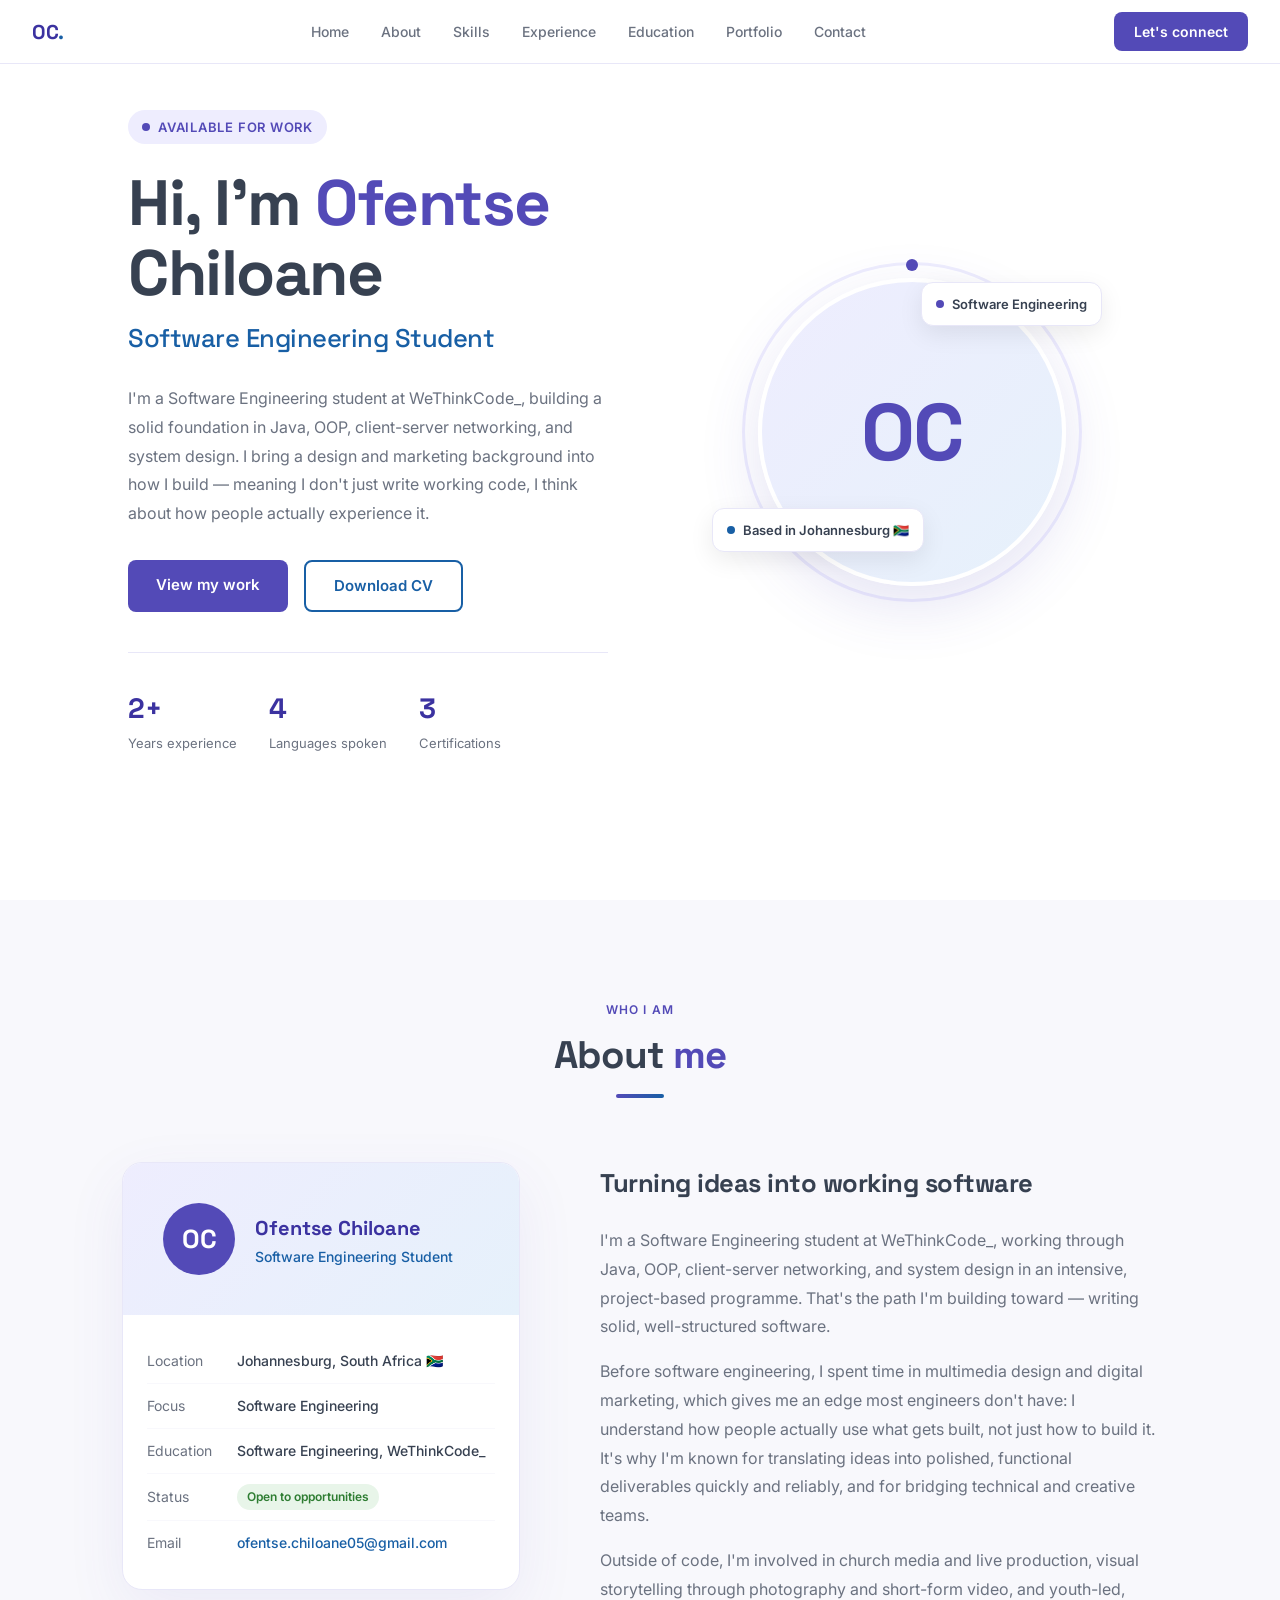
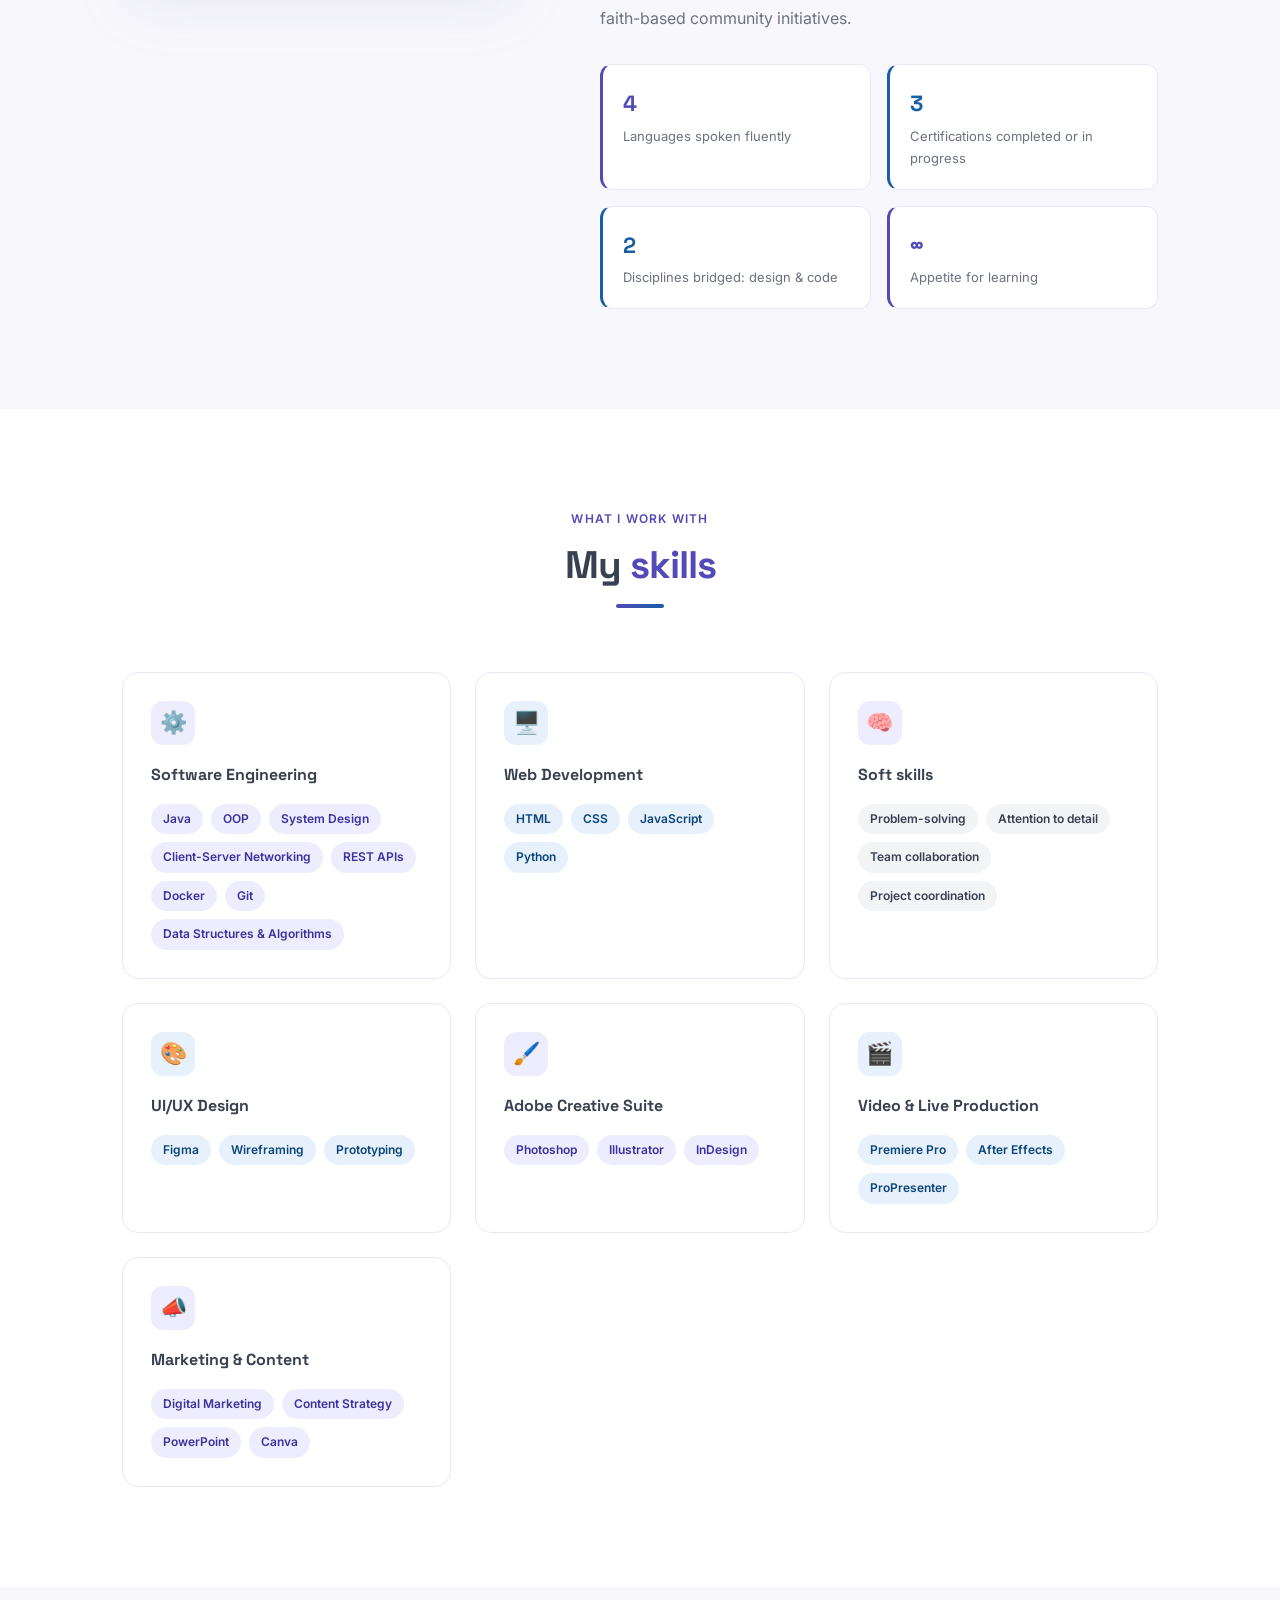
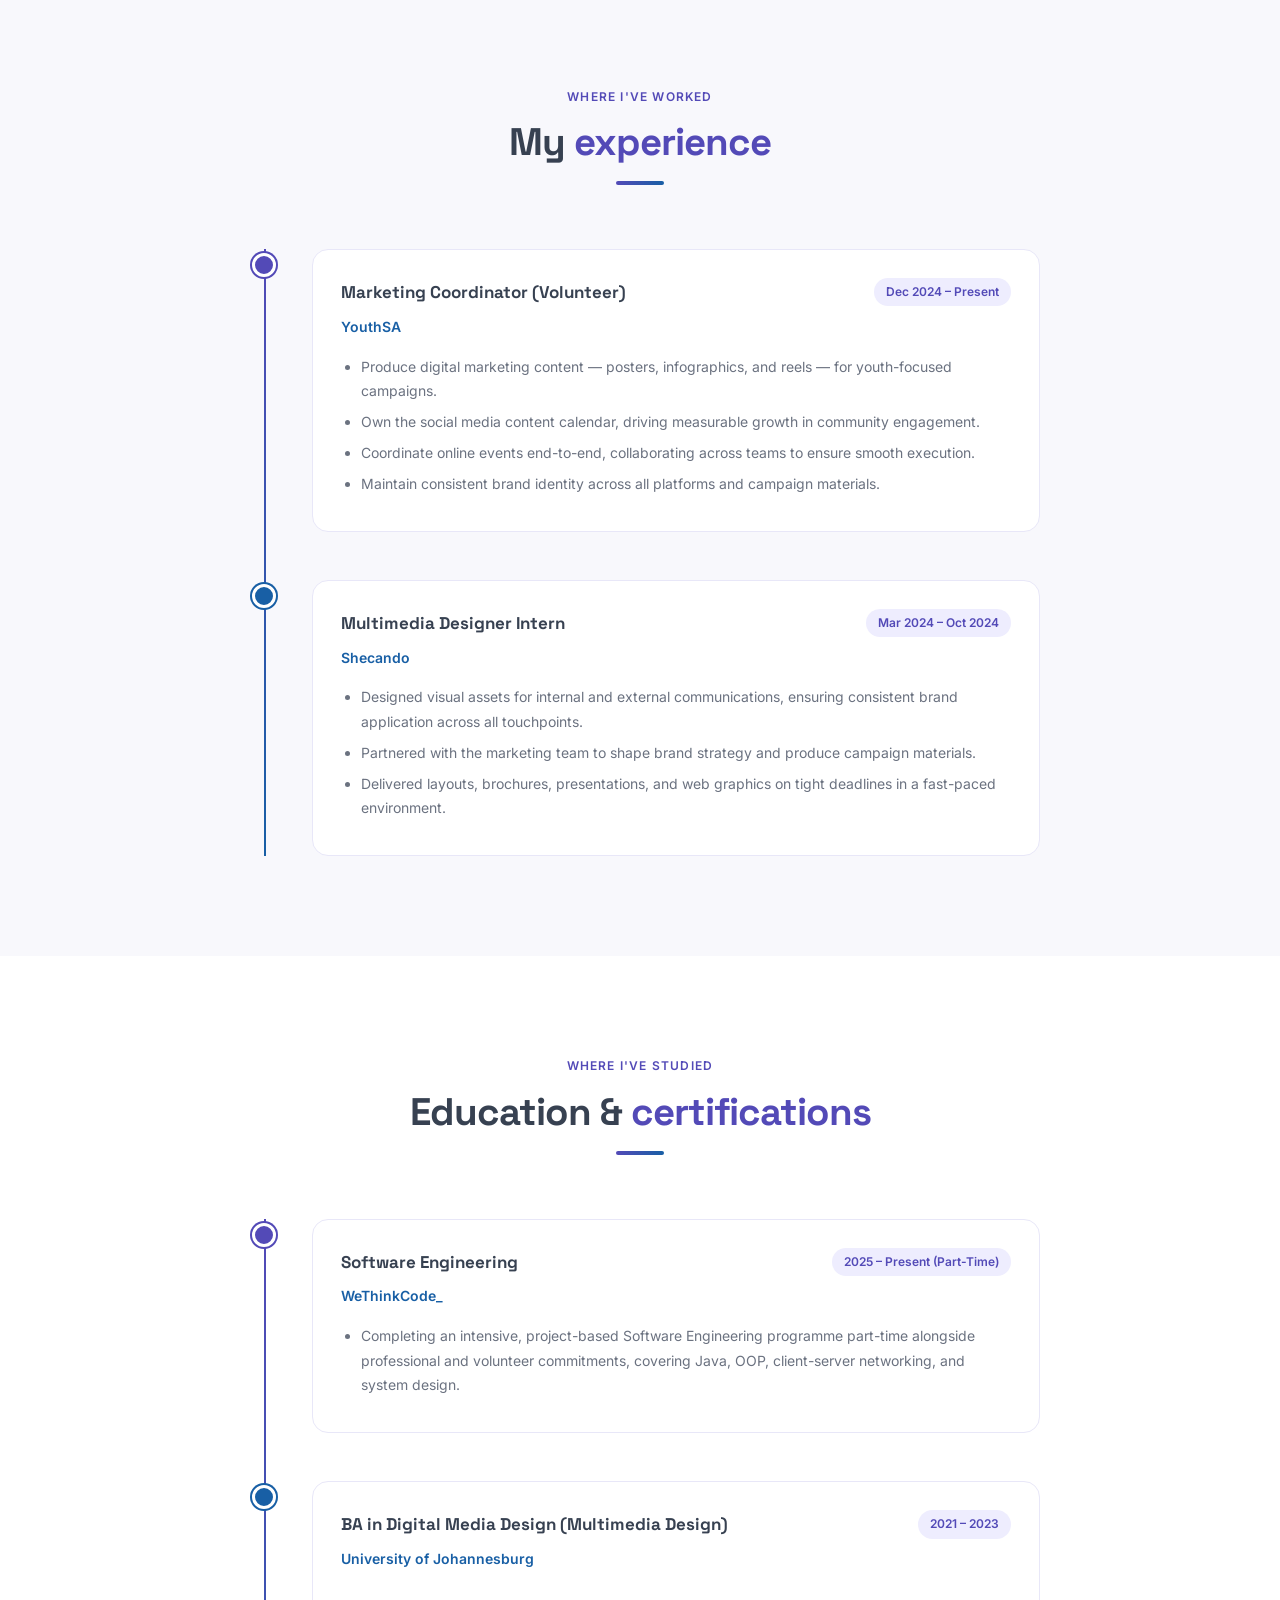
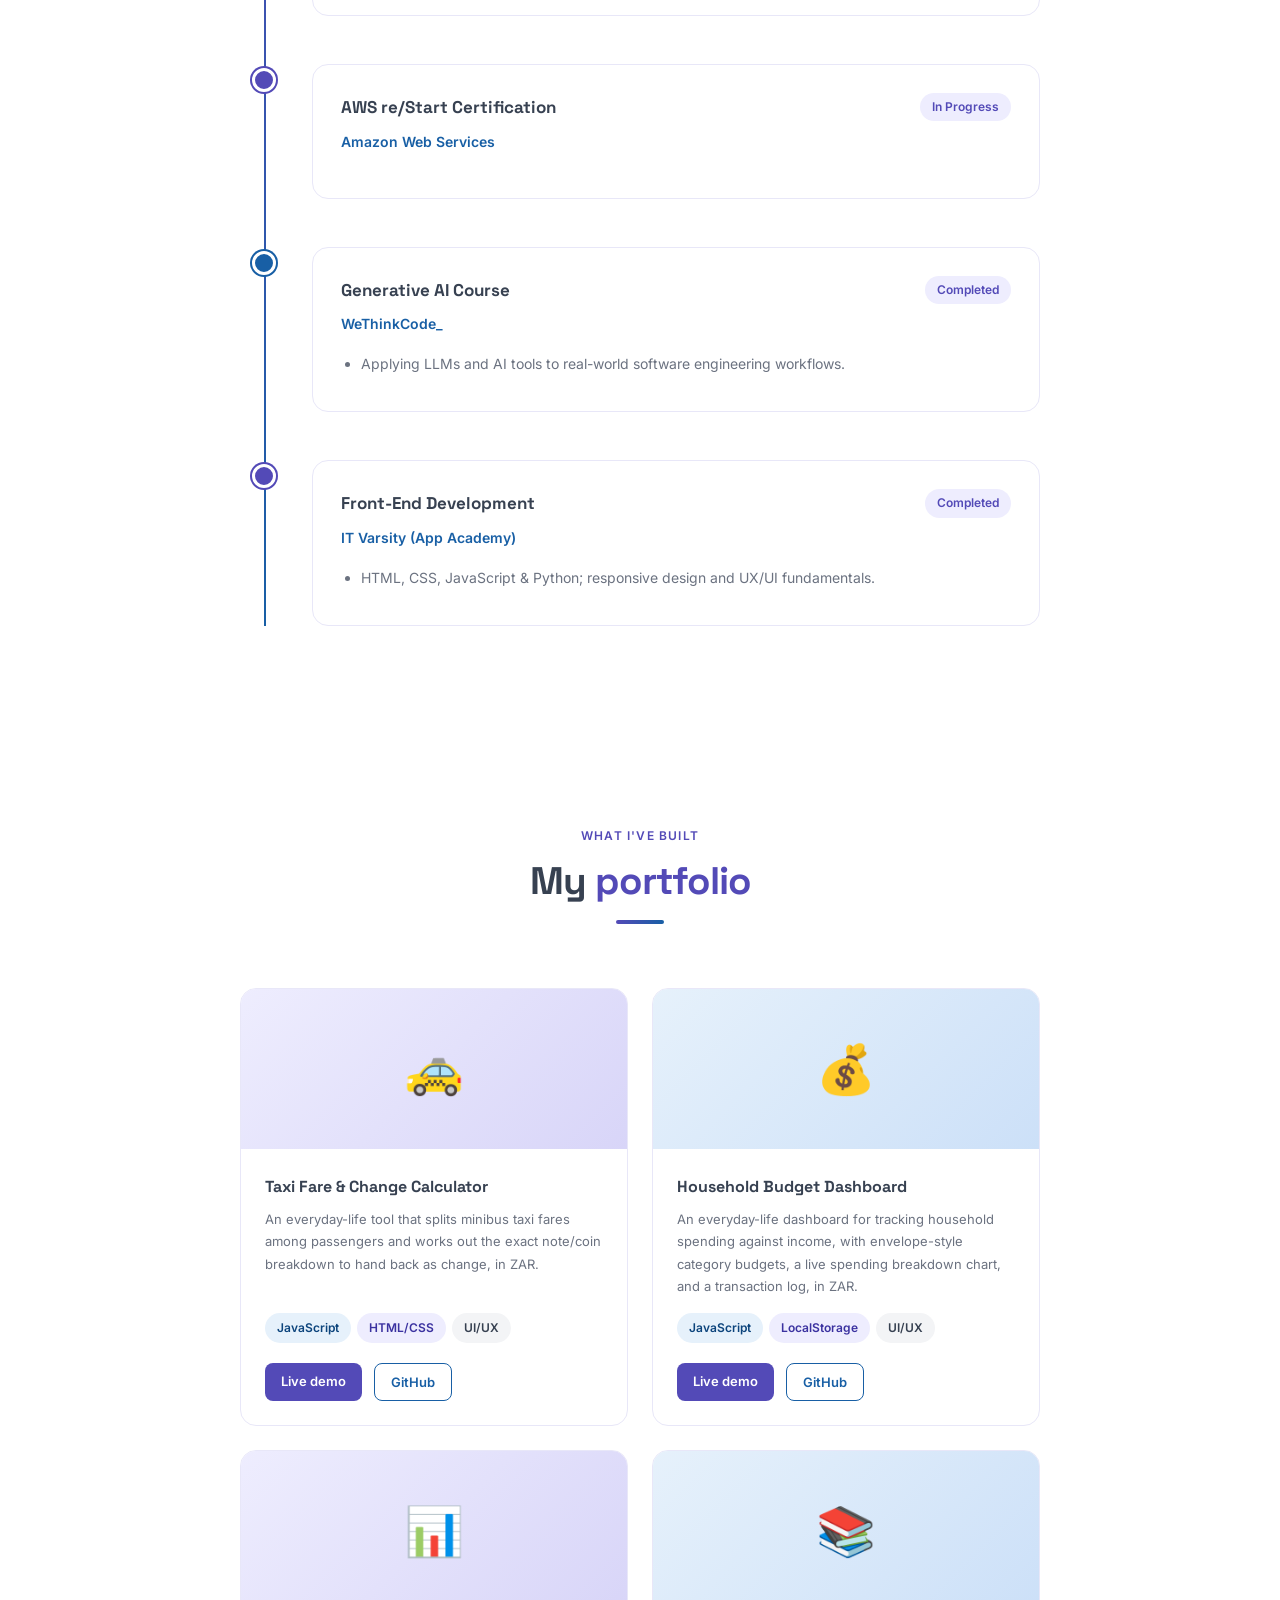
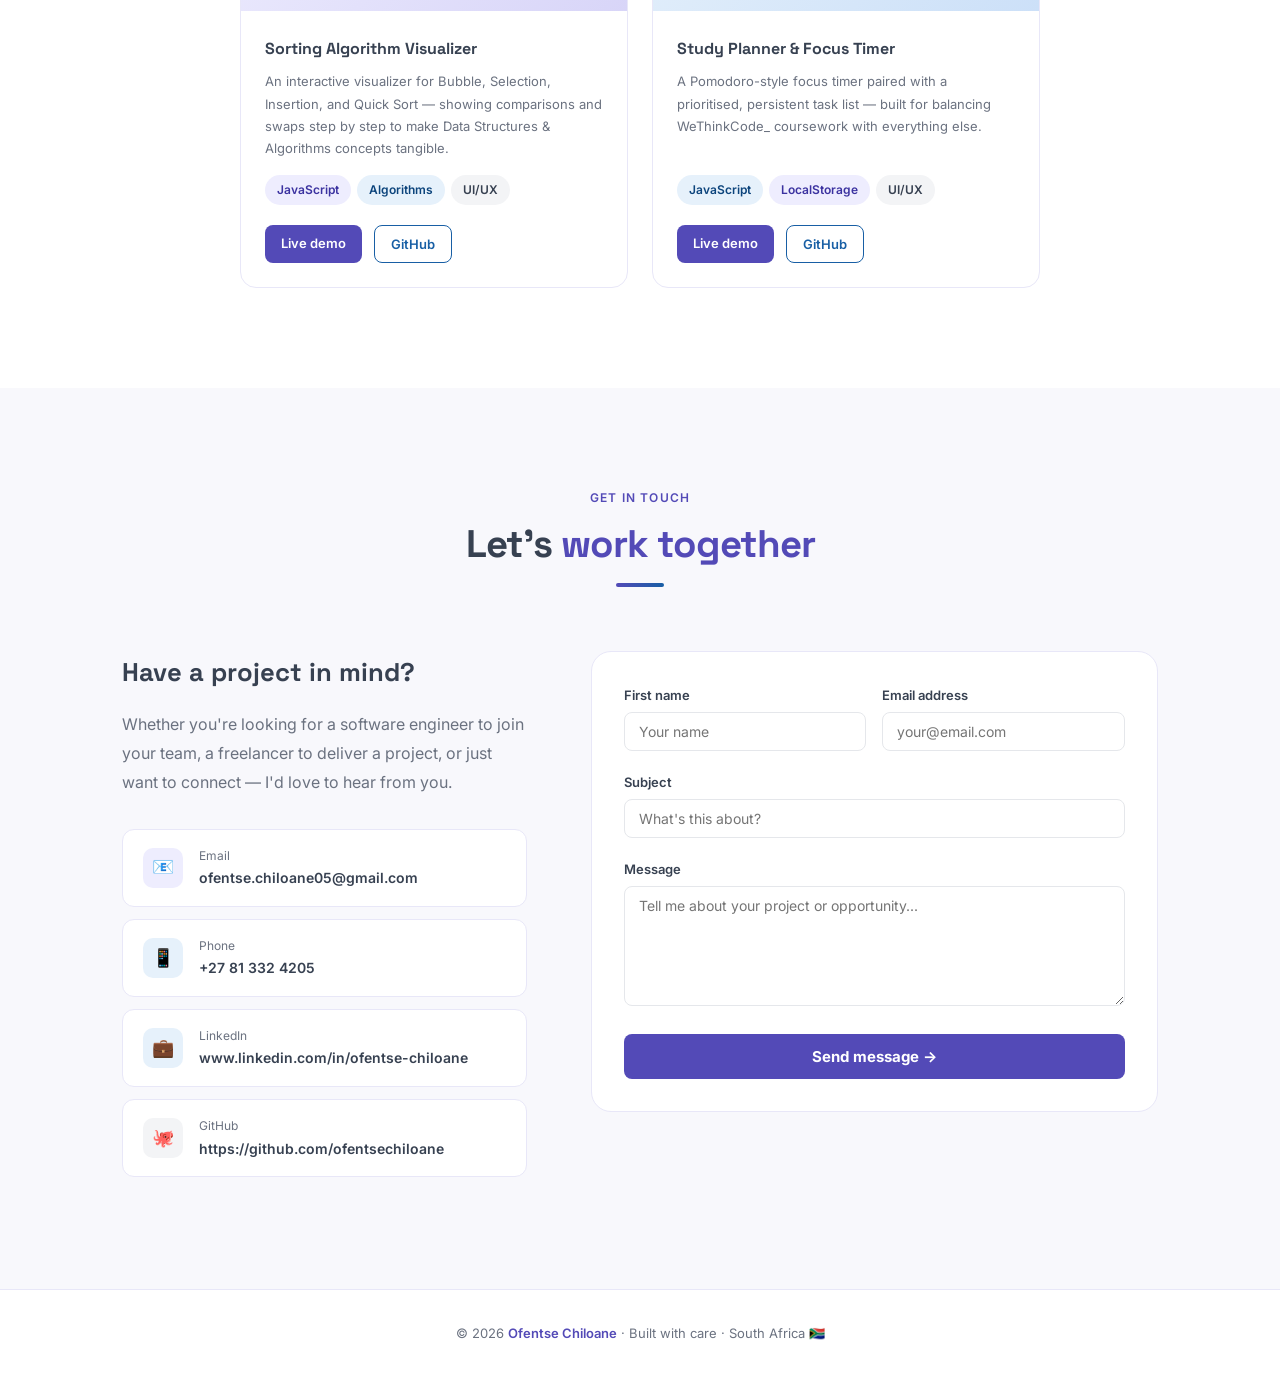
<file: index.html>
<!DOCTYPE html>
<html lang="en">
<head>
<meta charset="UTF-8" />
<meta name="viewport" content="width=device-width, initial-scale=1.0" />
<title>Ofentse Chiloane — Software Engineering Student</title>
<link href="https://fonts.googleapis.com/css2?family=Inter:wght@300;400;500;600;700&family=Space+Grotesk:wght@400;500;600;700&display=swap" rel="stylesheet" />
<link rel="stylesheet" href="css/style.css">
</head>
<body>

<!-- NAV -->
<nav>
  <a href="#home" class="nav-logo">OC<span>.</span></a>
  <ul class="nav-links">
    <li><a href="#home">Home</a></li>
    <li><a href="#about">About</a></li>
    <li><a href="#skills">Skills</a></li>
    <li><a href="#experience">Experience</a></li>
    <li><a href="#education">Education</a></li>
    <li><a href="#portfolio">Portfolio</a></li>
    <li><a href="#contact">Contact</a></li>
  </ul>
  <a href="#contact" class="nav-cta">Let's connect</a>
</nav>

<!-- HOME -->
<section id="home">
  <div class="container">
    <div class="hero-inner">
      <div class="hero-content">
        <div class="hero-eyebrow">Available for work</div>
        <h1 class="hero-name">Hi, I'm <span class="highlight">Ofentse</span><br>Chiloane</h1>
        <p class="hero-role">Software Engineering Student</p>
        <p class="hero-desc">I'm a Software Engineering student at WeThinkCode_, building a solid foundation in Java, OOP, client-server networking, and system design. I bring a design and marketing background into how I build — meaning I don't just write working code, I think about how people actually experience it.</p>
        <div class="hero-btns">
          <a href="#portfolio" class="btn-primary">View my work</a>
          <a href="#contact" class="btn-outline">Download CV</a>
        </div>
        <div class="hero-stats">
          <div>
            <div class="stat-num">2+</div>
            <div class="stat-label">Years experience</div>
          </div>
          <div>
            <div class="stat-num">4</div>
            <div class="stat-label">Languages spoken</div>
          </div>
          <div>
            <div class="stat-num">3</div>
            <div class="stat-label">Certifications</div>
          </div>
        </div>
      </div>
      <div class="hero-visual">
        <div class="avatar-wrap">
          <div class="avatar-ring"></div>
          <div class="avatar-circle">OC</div>
          <div class="floating-badge badge-1">
            <div class="badge-dot" style="background:#534AB7;"></div>
            Software Engineering
          </div>
          <div class="floating-badge badge-2">
            <div class="badge-dot" style="background:#185FA5;"></div>
            Based in Johannesburg 🇿🇦
          </div>
        </div>
      </div>
    </div>
  </div>
</section>

<!-- ABOUT -->
<section id="about">
  <div class="container">
    <div class="section-header reveal">
      <p class="section-eyebrow">Who I am</p>
      <h2 class="section-title">About <span>me</span></h2>
      <div class="section-divider"></div>
    </div>
    <div class="about-grid">
      <div class="about-image-wrap reveal">
        <div class="about-card">
          <div class="about-card-header">
            <div class="about-avatar">OC</div>
            <div>
              <div class="about-card-name">Ofentse Chiloane</div>
              <div class="about-card-role">Software Engineering Student</div>
            </div>
          </div>
          <div class="about-card-body">
            <div class="about-info-row">
              <span class="info-label">Location</span>
              <span class="info-val">Johannesburg, South Africa 🇿🇦</span>
            </div>
            <div class="about-info-row">
              <span class="info-label">Focus</span>
              <span class="info-val">Software Engineering</span>
            </div>
            <div class="about-info-row">
              <span class="info-label">Education</span>
              <span class="info-val">Software Engineering, WeThinkCode_</span>
            </div>
            <div class="about-info-row">
              <span class="info-label">Status</span>
              <span class="info-val"><span class="accent-tag tag-available">Open to opportunities</span></span>
            </div>
            <div class="about-info-row">
              <span class="info-label">Email</span>
              <span class="info-val" style="color:var(--blue-mid);">ofentse.chiloane05@gmail.com</span>
            </div>
          </div>
        </div>
      </div>
      <div class="about-text reveal">
        <h3>Turning ideas into working software</h3>
        <p>I'm a Software Engineering student at WeThinkCode_, working through Java, OOP, client-server networking, and system design in an intensive, project-based programme. That's the path I'm building toward — writing solid, well-structured software.</p>
        <p>Before software engineering, I spent time in multimedia design and digital marketing, which gives me an edge most engineers don't have: I understand how people actually use what gets built, not just how to build it. It's why I'm known for translating ideas into polished, functional deliverables quickly and reliably, and for bridging technical and creative teams.</p>
        <p>Outside of code, I'm involved in church media and live production, visual storytelling through photography and short-form video, and youth-led, faith-based community initiatives.</p>
        <div class="about-highlights">
          <div class="highlight-item">
            <div class="highlight-num">4</div>
            <div class="highlight-desc">Languages spoken fluently</div>
          </div>
          <div class="highlight-item blue">
            <div class="highlight-num">3</div>
            <div class="highlight-desc">Certifications completed or in progress</div>
          </div>
          <div class="highlight-item blue">
            <div class="highlight-num">2</div>
            <div class="highlight-desc">Disciplines bridged: design &amp; code</div>
          </div>
          <div class="highlight-item">
            <div class="highlight-num">∞</div>
            <div class="highlight-desc">Appetite for learning</div>
          </div>
        </div>
      </div>
    </div>
  </div>
</section>

<!-- SKILLS -->
<section id="skills">
  <div class="container">
    <div class="section-header reveal">
      <p class="section-eyebrow">What I work with</p>
      <h2 class="section-title">My <span>skills</span></h2>
      <div class="section-divider"></div>
    </div>
    <div class="skills-grid">
      <div class="skill-category reveal">
        <div class="skill-cat-icon icon-purple">⚙️</div>
        <div class="skill-cat-name">Software Engineering</div>
        <div class="skill-tags">
          <span class="skill-tag tag-purple">Java</span>
          <span class="skill-tag tag-purple">OOP</span>
          <span class="skill-tag tag-purple">System Design</span>
          <span class="skill-tag tag-purple">Client-Server Networking</span>
          <span class="skill-tag tag-purple">REST APIs</span>
          <span class="skill-tag tag-purple">Docker</span>
          <span class="skill-tag tag-purple">Git</span>
          <span class="skill-tag tag-purple">Data Structures &amp; Algorithms</span>
        </div>
      </div>
      <div class="skill-category reveal">
        <div class="skill-cat-icon icon-blue">🖥️</div>
        <div class="skill-cat-name">Web Development</div>
        <div class="skill-tags">
          <span class="skill-tag tag-blue">HTML</span>
          <span class="skill-tag tag-blue">CSS</span>
          <span class="skill-tag tag-blue">JavaScript</span>
          <span class="skill-tag tag-blue">Python</span>
        </div>
      </div>
      <div class="skill-category reveal">
        <div class="skill-cat-icon icon-purple">🧠</div>
        <div class="skill-cat-name">Soft skills</div>
        <div class="skill-tags">
          <span class="skill-tag tag-gray">Problem-solving</span>
          <span class="skill-tag tag-gray">Attention to detail</span>
          <span class="skill-tag tag-gray">Team collaboration</span>
          <span class="skill-tag tag-gray">Project coordination</span>
        </div>
      </div>
      <div class="skill-category reveal">
        <div class="skill-cat-icon icon-blue">🎨</div>
        <div class="skill-cat-name">UI/UX Design</div>
        <div class="skill-tags">
          <span class="skill-tag tag-blue">Figma</span>
          <span class="skill-tag tag-blue">Wireframing</span>
          <span class="skill-tag tag-blue">Prototyping</span>
        </div>
      </div>
      <div class="skill-category reveal">
        <div class="skill-cat-icon icon-purple">🖌️</div>
        <div class="skill-cat-name">Adobe Creative Suite</div>
        <div class="skill-tags">
          <span class="skill-tag tag-purple">Photoshop</span>
          <span class="skill-tag tag-purple">Illustrator</span>
          <span class="skill-tag tag-purple">InDesign</span>
        </div>
      </div>
      <div class="skill-category reveal">
        <div class="skill-cat-icon icon-blue">🎬</div>
        <div class="skill-cat-name">Video &amp; Live Production</div>
        <div class="skill-tags">
          <span class="skill-tag tag-blue">Premiere Pro</span>
          <span class="skill-tag tag-blue">After Effects</span>
          <span class="skill-tag tag-blue">ProPresenter</span>
        </div>
      </div>
      <div class="skill-category reveal">
        <div class="skill-cat-icon icon-purple">📣</div>
        <div class="skill-cat-name">Marketing &amp; Content</div>
        <div class="skill-tags">
          <span class="skill-tag tag-purple">Digital Marketing</span>
          <span class="skill-tag tag-purple">Content Strategy</span>
          <span class="skill-tag tag-purple">PowerPoint</span>
          <span class="skill-tag tag-purple">Canva</span>
        </div>
      </div>
    </div>
  </div>
</section>

<!-- EXPERIENCE -->
<section id="experience">
  <div class="container">
    <div class="section-header reveal">
      <p class="section-eyebrow">Where I've worked</p>
      <h2 class="section-title">My <span>experience</span></h2>
      <div class="section-divider"></div>
    </div>
    <div class="timeline">
      <div class="timeline-item reveal">
        <div class="timeline-dot"></div>
        <div class="exp-card">
          <div class="exp-header">
            <div class="exp-title">Marketing Coordinator (Volunteer)</div>
            <div class="exp-date">Dec 2024 – Present</div>
          </div>
          <div class="exp-company">YouthSA</div>
          <div class="exp-desc">
            <ul>
              <li>Produce digital marketing content — posters, infographics, and reels — for youth-focused campaigns.</li>
              <li>Own the social media content calendar, driving measurable growth in community engagement.</li>
              <li>Coordinate online events end-to-end, collaborating across teams to ensure smooth execution.</li>
              <li>Maintain consistent brand identity across all platforms and campaign materials.</li>
            </ul>
          </div>
        </div>
      </div>
      <div class="timeline-item reveal">
        <div class="timeline-dot blue"></div>
        <div class="exp-card">
          <div class="exp-header">
            <div class="exp-title">Multimedia Designer Intern</div>
            <div class="exp-date">Mar 2024 – Oct 2024</div>
          </div>
          <div class="exp-company">Shecando</div>
          <div class="exp-desc">
            <ul>
              <li>Designed visual assets for internal and external communications, ensuring consistent brand application across all touchpoints.</li>
              <li>Partnered with the marketing team to shape brand strategy and produce campaign materials.</li>
              <li>Delivered layouts, brochures, presentations, and web graphics on tight deadlines in a fast-paced environment.</li>
            </ul>
          </div>
        </div>
      </div>
    </div>
  </div>
</section>

<!-- EDUCATION -->
<section id="education">
  <div class="container">
    <div class="section-header reveal">
      <p class="section-eyebrow">Where I've studied</p>
      <h2 class="section-title">Education &amp; <span>certifications</span></h2>
      <div class="section-divider"></div>
    </div>
    <div class="timeline">
      <div class="timeline-item reveal">
        <div class="timeline-dot"></div>
        <div class="exp-card">
          <div class="exp-header">
            <div class="exp-title">Software Engineering</div>
            <div class="exp-date">2025 – Present (Part-Time)</div>
          </div>
          <div class="exp-company">WeThinkCode_</div>
          <div class="exp-desc">
            <ul>
              <li>Completing an intensive, project-based Software Engineering programme part-time alongside professional and volunteer commitments, covering Java, OOP, client-server networking, and system design.</li>
            </ul>
          </div>
        </div>
      </div>
      <div class="timeline-item reveal">
        <div class="timeline-dot blue"></div>
        <div class="exp-card">
          <div class="exp-header">
            <div class="exp-title">BA in Digital Media Design (Multimedia Design)</div>
            <div class="exp-date">2021 – 2023</div>
          </div>
          <div class="exp-company">University of Johannesburg</div>
        </div>
      </div>
      <div class="timeline-item reveal">
        <div class="timeline-dot"></div>
        <div class="exp-card">
          <div class="exp-header">
            <div class="exp-title">AWS re/Start Certification</div>
            <div class="exp-date">In Progress</div>
          </div>
          <div class="exp-company">Amazon Web Services</div>
        </div>
      </div>
      <div class="timeline-item reveal">
        <div class="timeline-dot blue"></div>
        <div class="exp-card">
          <div class="exp-header">
            <div class="exp-title">Generative AI Course</div>
            <div class="exp-date">Completed</div>
          </div>
          <div class="exp-company">WeThinkCode_</div>
          <div class="exp-desc">
            <ul>
              <li>Applying LLMs and AI tools to real-world software engineering workflows.</li>
            </ul>
          </div>
        </div>
      </div>
      <div class="timeline-item reveal">
        <div class="timeline-dot"></div>
        <div class="exp-card">
          <div class="exp-header">
            <div class="exp-title">Front-End Development</div>
            <div class="exp-date">Completed</div>
          </div>
          <div class="exp-company">IT Varsity (App Academy)</div>
          <div class="exp-desc">
            <ul>
              <li>HTML, CSS, JavaScript &amp; Python; responsive design and UX/UI fundamentals.</li>
            </ul>
          </div>
        </div>
      </div>
    </div>
  </div>
</section>

<!-- PORTFOLIO -->
<section id="portfolio">
  <div class="container">
    <div class="section-header reveal">
      <p class="section-eyebrow">What I've built</p>
      <h2 class="section-title">My <span>portfolio</span></h2>
      <div class="section-divider"></div>
    </div>
    <div class="projects-grid">
      <div class="project-card reveal">
        <div class="project-img img-purple">🚕</div>
        <div class="project-body">
          <div class="project-name">Taxi Fare & Change Calculator</div>
          <p class="project-desc">An everyday-life tool that splits minibus taxi fares among passengers and works out the exact note/coin breakdown to hand back as change, in ZAR.</p>
          <div class="project-tags">
            <span class="skill-tag tag-blue">JavaScript</span>
            <span class="skill-tag tag-purple">HTML/CSS</span>
            <span class="skill-tag tag-gray">UI/UX</span>
          </div>
          <div class="project-links">
            <a href="projects/taxi-fare-calculator.html" class="proj-link proj-link-primary">Live demo</a>
            <a href="https://github.com/ofentsechiloane" class="proj-link proj-link-outline">GitHub</a>
          </div>
        </div>
      </div>
      <div class="project-card reveal">
        <div class="project-img img-blue">💰</div>
        <div class="project-body">
          <div class="project-name">Household Budget Dashboard</div>
          <p class="project-desc">An everyday-life dashboard for tracking household spending against income, with envelope-style category budgets, a live spending breakdown chart, and a transaction log, in ZAR.</p>
          <div class="project-tags">
            <span class="skill-tag tag-blue">JavaScript</span>
            <span class="skill-tag tag-purple">LocalStorage</span>
            <span class="skill-tag tag-gray">UI/UX</span>
          </div>
          <div class="project-links">
            <a href="projects/budget-dashboard.html" class="proj-link proj-link-primary">Live demo</a>
            <a href="https://github.com/ofentsechiloane" class="proj-link proj-link-outline">GitHub</a>
          </div>
        </div>
      </div>
      <div class="project-card reveal">
        <div class="project-img img-purple">📊</div>
        <div class="project-body">
          <div class="project-name">Sorting Algorithm Visualizer</div>
          <p class="project-desc">An interactive visualizer for Bubble, Selection, Insertion, and Quick Sort — showing comparisons and swaps step by step to make Data Structures &amp; Algorithms concepts tangible.</p>
          <div class="project-tags">
            <span class="skill-tag tag-purple">JavaScript</span>
            <span class="skill-tag tag-blue">Algorithms</span>
            <span class="skill-tag tag-gray">UI/UX</span>
          </div>
          <div class="project-links">
            <a href="projects/sorting-visualizer.html" class="proj-link proj-link-primary">Live demo</a>
            <a href="https://github.com/ofentsechiloane" class="proj-link proj-link-outline">GitHub</a>
          </div>
        </div>
      </div>
      <div class="project-card reveal">
        <div class="project-img img-blue">📚</div>
        <div class="project-body">
          <div class="project-name">Study Planner &amp; Focus Timer</div>
          <p class="project-desc">A Pomodoro-style focus timer paired with a prioritised, persistent task list — built for balancing WeThinkCode_ coursework with everything else.</p>
          <div class="project-tags">
            <span class="skill-tag tag-blue">JavaScript</span>
            <span class="skill-tag tag-purple">LocalStorage</span>
            <span class="skill-tag tag-gray">UI/UX</span>
          </div>
          <div class="project-links">
            <a href="projects/study-planner.html" class="proj-link proj-link-primary">Live demo</a>
            <a href="https://github.com/ofentsechiloane" class="proj-link proj-link-outline">GitHub</a>
          </div>
        </div>
      </div>
    </div>
  </div>
</section>

<!-- CONTACT -->
<section id="contact">
  <div class="container">
    <div class="section-header reveal">
      <p class="section-eyebrow">Get in touch</p>
      <h2 class="section-title">Let's <span>work together</span></h2>
      <div class="section-divider"></div>
    </div>
    <div class="contact-wrap">
      <div class="contact-info reveal">
        <h3>Have a project in mind?</h3>
        <p>Whether you're looking for a software engineer to join your team, a freelancer to deliver a project, or just want to connect — I'd love to hear from you.</p>
        <a href="mailto:ofentse.chiloane05@gmail.com" class="contact-method">
          <div class="contact-icon ci-purple">📧</div>
          <div>
            <div class="contact-method-label">Email</div>
            <div class="contact-method-val">ofentse.chiloane05@gmail.com</div>
          </div>
        </a>
        <a href="tel:+27813324205" class="contact-method">
          <div class="contact-icon ci-blue">📱</div>
          <div>
            <div class="contact-method-label">Phone</div>
            <div class="contact-method-val">+27 81 332 4205</div>
          </div>
        </a>
        <a href="#" class="contact-method">
          <div class="contact-icon ci-blue">💼</div>
          <div>
            <div class="contact-method-label">LinkedIn</div>
            <div class="contact-method-val">www.linkedin.com/in/ofentse-chiloane</div>
          </div>
        </a>
        <a href="#" class="contact-method">
          <div class="contact-icon ci-dark">🐙</div>
          <div>
            <div class="contact-method-label">GitHub</div>
            <div class="contact-method-val">https://github.com/ofentsechiloane</div>
          </div>
        </a>
      </div>
      <div class="contact-form reveal">
        <div class="form-row">
          <div class="form-group">
            <label for="fname">First name</label>
            <input type="text" id="fname" placeholder="Your name" />
          </div>
          <div class="form-group">
            <label for="femail">Email address</label>
            <input type="email" id="femail" placeholder="your@email.com" />
          </div>
        </div>
        <div class="form-group">
          <label for="fsubject">Subject</label>
          <input type="text" id="fsubject" placeholder="What's this about?" />
        </div>
        <div class="form-group">
          <label for="fmessage">Message</label>
          <textarea id="fmessage" placeholder="Tell me about your project or opportunity..."></textarea>
        </div>
        <button class="btn-send">Send message →</button>
      </div>
    </div>
  </div>
</section>

<!-- FOOTER -->
<footer>
  <p>© 2026 <span>Ofentse Chiloane</span> · Built with care · South Africa 🇿🇦</p>
</footer>

<script src="js/script.js"></script>
</body>
</html>
</file>
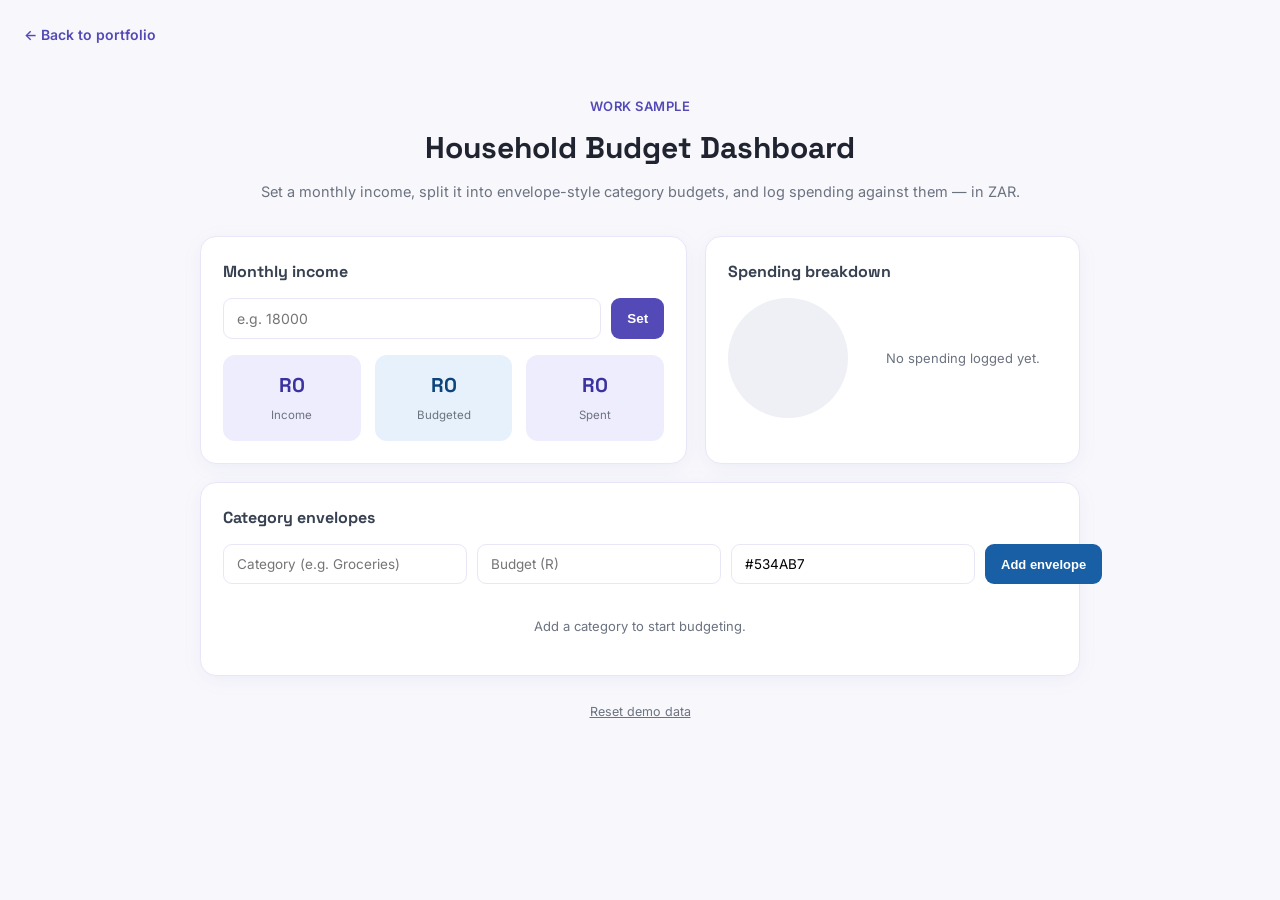
<file: projects/budget-dashboard.html>
<!DOCTYPE html>
<html lang="en">
<head>
<meta charset="UTF-8" />
<meta name="viewport" content="width=device-width, initial-scale=1.0" />
<title>Household Budget Dashboard — Ofentse Chiloane</title>
<link href="https://fonts.googleapis.com/css2?family=Inter:wght@300;400;500;600;700&family=Space+Grotesk:wght@400;500;600;700&display=swap" rel="stylesheet" />
<style>
  *,*::before,*::after{box-sizing:border-box;margin:0;padding:0;}
  :root{
    --purple-deep:#3B32A0; --purple-mid:#534AB7; --purple-light:#7F77DD; --purple-tint:#EEEDFE;
    --blue-deep:#0C447C; --blue-mid:#185FA5; --blue-light:#378ADD; --blue-tint:#E6F1FB;
    --gray-text:#374151; --gray-muted:#6B7280; --border:#E8E7F8;
    --font-display:'Space Grotesk',sans-serif; --font-body:'Inter',sans-serif;
    --green:#1a9c6b; --red:#d1454a;
  }
  body{font-family:var(--font-body); color:var(--gray-text); background:#f8f8fc; line-height:1.6; padding-bottom:60px;}
  .back{display:inline-flex; align-items:center; gap:6px; margin:24px 0 0 24px; font-size:14px; color:var(--purple-mid); font-weight:600; text-decoration:none;}
  .wrap{max-width:920px; margin:0 auto; padding:20px 20px 0;}
  header{text-align:center; margin:28px 0 32px;}
  header .eyebrow{color:var(--purple-mid); font-weight:600; font-size:13px; letter-spacing:0.5px; text-transform:uppercase;}
  header h1{font-family:var(--font-display); font-size:30px; margin-top:8px; color:#1f2430;}
  header p{color:var(--gray-muted); font-size:14.5px; margin-top:8px;}

  .top-grid{display:grid; grid-template-columns:1.3fr 1fr; gap:18px; margin-bottom:18px;}
  .card{background:#fff; border:1px solid var(--border); border-radius:16px; padding:22px; box-shadow:0 4px 20px rgba(59,50,160,0.06);}
  .card h3{font-family:var(--font-display); font-size:16px; margin-bottom:14px;}

  .income-row{display:flex; gap:10px; margin-bottom:16px;}
  .income-row input{flex:1; padding:11px 13px; border:1.5px solid var(--border); border-radius:9px; font-size:14px; font-family:var(--font-body);}
  .income-row button{padding:11px 16px; border:none; border-radius:9px; background:var(--purple-mid); color:#fff; font-weight:600; cursor:pointer; font-size:13.5px;}

  .stat-row{display:flex; gap:14px;}
  .stat{flex:1; background:var(--purple-tint); border-radius:12px; padding:14px; text-align:center;}
  .stat b{display:block; font-family:var(--font-display); font-size:20px; color:var(--purple-deep);}
  .stat span{font-size:11.5px; color:var(--gray-muted);}
  .stat.blue{background:var(--blue-tint);}
  .stat.blue b{color:var(--blue-deep);}

  .donut-wrap{display:flex; align-items:center; gap:20px;}
  .donut{width:120px; height:120px; border-radius:50%; flex-shrink:0;}
  .legend{flex:1; font-size:12.5px;}
  .legend-item{display:flex; align-items:center; gap:8px; margin-bottom:7px;}
  .dot{width:10px; height:10px; border-radius:3px; flex-shrink:0;}
  .legend-item span{color:var(--gray-muted);}
  .legend-item b{margin-left:auto; color:var(--gray-text);}

  .envelopes{margin-top:18px;}
  .env-form{display:grid; grid-template-columns:2fr 1fr 1fr auto; gap:10px; margin-bottom:16px;}
  .env-form input{padding:11px 13px; border:1.5px solid var(--border); border-radius:9px; font-size:13.5px; font-family:var(--font-body);}
  .env-form button{padding:11px 16px; border:none; border-radius:9px; background:var(--blue-mid); color:#fff; font-weight:600; cursor:pointer; font-size:13px; white-space:nowrap;}

  .envelope{margin-bottom:16px;}
  .env-head{display:flex; justify-content:space-between; font-size:13.5px; margin-bottom:6px;}
  .env-head b{color:var(--gray-text);}
  .env-head .amt{color:var(--gray-muted); font-size:12.5px;}
  .bar-bg{background:#EEF0F5; border-radius:8px; height:10px; overflow:hidden;}
  .bar-fill{height:100%; border-radius:8px; background:var(--purple-mid); transition:width .3s;}
  .bar-fill.over{background:var(--red);}
  .env-actions{display:flex; gap:8px; margin-top:8px;}
  .env-actions input{flex:1; padding:8px 10px; border:1.5px solid var(--border); border-radius:8px; font-size:12.5px;}
  .env-actions button{padding:8px 12px; border:none; border-radius:8px; background:var(--gray-text); color:#fff; font-size:12px; cursor:pointer;}
  .env-actions .del{background:transparent; color:var(--red); border:1px solid var(--red);}

  .tx-list{margin-top:6px; max-height:220px; overflow-y:auto;}
  .tx-item{display:flex; justify-content:space-between; padding:9px 0; border-bottom:1px solid var(--border); font-size:13px;}
  .tx-item .meta{color:var(--gray-muted); font-size:11.5px;}
  .tx-item .amt{font-weight:600; color:var(--red);}
  .empty{color:var(--gray-muted); font-size:13px; text-align:center; padding:16px 0;}
  .reset-link{display:block; text-align:center; margin-top:26px; font-size:12.5px; color:var(--gray-muted); cursor:pointer; text-decoration:underline;}

  @media (max-width:760px){
    .top-grid{grid-template-columns:1fr;}
    .env-form{grid-template-columns:1fr 1fr;}
    .env-form button{grid-column:1/-1;}
  }
</style>
</head>
<body>

<a class="back" href="../index.html#portfolio">← Back to portfolio</a>

<div class="wrap">
  <header>
    <div class="eyebrow">Work sample</div>
    <h1>Household Budget Dashboard</h1>
    <p>Set a monthly income, split it into envelope-style category budgets, and log spending against them — in ZAR.</p>
  </header>

  <div class="top-grid">
    <div class="card">
      <h3>Monthly income</h3>
      <div class="income-row">
        <input type="number" id="incomeInput" placeholder="e.g. 18000" min="0">
        <button onclick="setIncome()">Set</button>
      </div>
      <div class="stat-row">
        <div class="stat"><b id="statIncome">R0</b><span>Income</span></div>
        <div class="stat blue"><b id="statBudgeted">R0</b><span>Budgeted</span></div>
        <div class="stat"><b id="statSpent">R0</b><span>Spent</span></div>
      </div>
    </div>
    <div class="card">
      <h3>Spending breakdown</h3>
      <div class="donut-wrap">
        <div class="donut" id="donut" style="background:#EEF0F5;"></div>
        <div class="legend" id="legend"><p class="empty">No spending logged yet.</p></div>
      </div>
    </div>
  </div>

  <div class="card envelopes">
    <h3>Category envelopes</h3>
    <div class="env-form">
      <input type="text" id="envName" placeholder="Category (e.g. Groceries)">
      <input type="number" id="envBudget" placeholder="Budget (R)" min="0">
      <input type="text" id="envColor" placeholder="#534AB7" value="#534AB7">
      <button onclick="addEnvelope()">Add envelope</button>
    </div>
    <div id="envelopeList"><p class="empty">Add a category to start budgeting.</p></div>
  </div>

  <div class="reset-link" onclick="resetAll()">Reset demo data</div>
</div>

<script>
  const STORAGE_KEY = 'budget-dashboard-demo';
  let state = load() || { income: 0, envelopes: [] };

  function load(){
    try{ return JSON.parse(localStorage.getItem(STORAGE_KEY)); }catch(e){ return null; }
  }
  function save(){ localStorage.setItem(STORAGE_KEY, JSON.stringify(state)); }

  function setIncome(){
    const val = parseFloat(document.getElementById('incomeInput').value);
    if(!isNaN(val) && val >= 0){ state.income = val; save(); render(); }
  }

  function addEnvelope(){
    const name = document.getElementById('envName').value.trim();
    const budget = parseFloat(document.getElementById('envBudget').value);
    const color = document.getElementById('envColor').value.trim() || '#534AB7';
    if(!name || isNaN(budget) || budget < 0) return;
    state.envelopes.push({ id: Date.now(), name, budget, color, transactions: [] });
    document.getElementById('envName').value = '';
    document.getElementById('envBudget').value = '';
    save(); render();
  }

  function addTransaction(id){
    const amtInput = document.getElementById('tx-amt-' + id);
    const noteInput = document.getElementById('tx-note-' + id);
    const amt = parseFloat(amtInput.value);
    if(isNaN(amt) || amt <= 0) return;
    const env = state.envelopes.find(e => e.id === id);
    env.transactions.push({ amount: amt, note: noteInput.value.trim() || 'Expense', date: new Date().toLocaleDateString('en-ZA') });
    amtInput.value = ''; noteInput.value = '';
    save(); render();
  }

  function deleteEnvelope(id){
    state.envelopes = state.envelopes.filter(e => e.id !== id);
    save(); render();
  }

  function resetAll(){
    if(!confirm('Clear all demo budget data?')) return;
    state = { income: 0, envelopes: [] };
    save(); render();
  }

  function spentOf(env){ return env.transactions.reduce((s,t)=>s+t.amount,0); }

  function render(){
    document.getElementById('incomeInput').value = state.income || '';
    const totalBudgeted = state.envelopes.reduce((s,e)=>s+e.budget,0);
    const totalSpent = state.envelopes.reduce((s,e)=>s+spentOf(e),0);
    document.getElementById('statIncome').textContent = 'R' + state.income.toLocaleString('en-ZA');
    document.getElementById('statBudgeted').textContent = 'R' + totalBudgeted.toLocaleString('en-ZA');
    document.getElementById('statSpent').textContent = 'R' + totalSpent.toLocaleString('en-ZA');

    // Donut chart
    const donut = document.getElementById('donut');
    const legend = document.getElementById('legend');
    const spendingEnvs = state.envelopes.filter(e => spentOf(e) > 0);
    if(spendingEnvs.length === 0){
      donut.style.background = '#EEF0F5';
      legend.innerHTML = '<p class="empty">No spending logged yet.</p>';
    } else {
      let acc = 0;
      const stops = spendingEnvs.map(e=>{
        const pct = (spentOf(e) / totalSpent) * 100;
        const start = acc; acc += pct;
        return `${e.color} ${start}% ${acc}%`;
      });
      donut.style.background = `conic-gradient(${stops.join(',')})`;
      legend.innerHTML = spendingEnvs.map(e => `
        <div class="legend-item">
          <div class="dot" style="background:${e.color};"></div>
          <span>${e.name}</span>
          <b>R${spentOf(e).toLocaleString('en-ZA')}</b>
        </div>
      `).join('');
    }

    // Envelopes
    const list = document.getElementById('envelopeList');
    if(state.envelopes.length === 0){
      list.innerHTML = '<p class="empty">Add a category to start budgeting.</p>';
      return;
    }
    list.innerHTML = state.envelopes.map(e=>{
      const spent = spentOf(e);
      const pct = e.budget > 0 ? Math.min(100, (spent/e.budget)*100) : 0;
      const over = spent > e.budget;
      const txHtml = e.transactions.slice().reverse().slice(0,4).map(t => `
        <div class="tx-item"><span>${t.note}<div class="meta">${t.date}</div></span><span class="amt">-R${t.amount.toFixed(2)}</span></div>
      `).join('') || '<p class="empty" style="padding:8px 0;">No transactions yet</p>';

      return `
        <div class="envelope">
          <div class="env-head">
            <b>${e.name}</b>
            <span class="amt">R${spent.toFixed(2)} / R${e.budget.toFixed(2)} ${over ? '(over budget)' : ''}</span>
          </div>
          <div class="bar-bg"><div class="bar-fill ${over?'over':''}" style="width:${pct}%; background:${over?'':e.color};"></div></div>
          <div class="env-actions">
            <input type="number" id="tx-amt-${e.id}" placeholder="Amount (R)" min="0">
            <input type="text" id="tx-note-${e.id}" placeholder="Note">
            <button onclick="addTransaction(${e.id})">Log spend</button>
            <button class="del" onclick="deleteEnvelope(${e.id})">Delete</button>
          </div>
          <div class="tx-list">${txHtml}</div>
        </div>
      `;
    }).join('');
  }

  render();
</script>
</body>
</html>
</file>
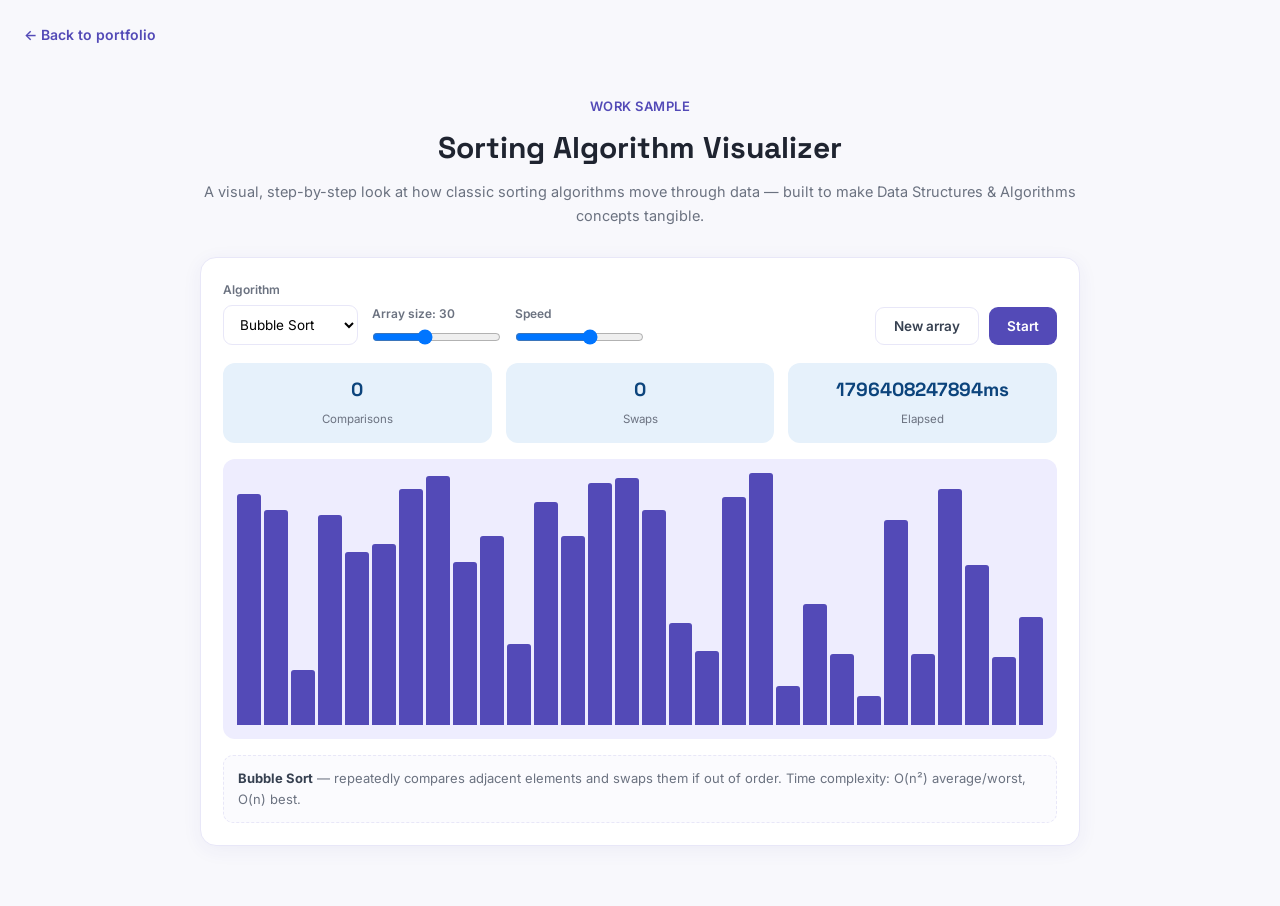
<file: projects/sorting-visualizer.html>
<!DOCTYPE html>
<html lang="en">
<head>
<meta charset="UTF-8" />
<meta name="viewport" content="width=device-width, initial-scale=1.0" />
<title>Sorting Algorithm Visualizer — Ofentse Chiloane</title>
<link href="https://fonts.googleapis.com/css2?family=Inter:wght@300;400;500;600;700&family=Space+Grotesk:wght@400;500;600;700&display=swap" rel="stylesheet" />
<style>
  *,*::before,*::after{box-sizing:border-box;margin:0;padding:0;}
  :root{
    --purple-deep:#3B32A0; --purple-mid:#534AB7; --purple-light:#7F77DD; --purple-tint:#EEEDFE;
    --blue-deep:#0C447C; --blue-mid:#185FA5; --blue-light:#378ADD; --blue-tint:#E6F1FB;
    --gray-text:#374151; --gray-muted:#6B7280; --border:#E8E7F8;
    --font-display:'Space Grotesk',sans-serif; --font-body:'Inter',sans-serif;
    --green:#1a9c6b;
  }
  body{font-family:var(--font-body); color:var(--gray-text); background:#f8f8fc; line-height:1.6; padding-bottom:60px;}
  .back{display:inline-flex; align-items:center; gap:6px; margin:24px 0 0 24px; font-size:14px; color:var(--purple-mid); font-weight:600; text-decoration:none;}
  .wrap{max-width:920px; margin:0 auto; padding:20px 20px 0;}
  header{text-align:center; margin:28px 0 30px;}
  header .eyebrow{color:var(--purple-mid); font-weight:600; font-size:13px; letter-spacing:0.5px; text-transform:uppercase;}
  header h1{font-family:var(--font-display); font-size:30px; margin-top:8px; color:#1f2430;}
  header p{color:var(--gray-muted); font-size:14.5px; margin-top:8px;}

  .card{background:#fff; border:1px solid var(--border); border-radius:16px; padding:22px; box-shadow:0 4px 20px rgba(59,50,160,0.06);}
  .controls{display:flex; flex-wrap:wrap; gap:14px; align-items:flex-end; margin-bottom:18px;}
  .field{display:flex; flex-direction:column; gap:6px;}
  .field label{font-size:12px; font-weight:600; color:var(--gray-muted);}
  select, input[type=range]{font-family:var(--font-body);}
  select{padding:10px 12px; border:1.5px solid var(--border); border-radius:9px; font-size:13.5px; background:#fff;}
  .btns{display:flex; gap:10px; margin-left:auto;}
  button{
    padding:10px 18px; border:none; border-radius:9px; font-weight:600; font-size:13.5px; cursor:pointer;
    font-family:var(--font-body);
  }
  .btn-primary{background:var(--purple-mid); color:#fff;}
  .btn-primary:hover{background:var(--purple-deep);}
  .btn-primary:disabled{background:#C9C6EE; cursor:not-allowed;}
  .btn-outline{background:#fff; border:1.5px solid var(--border); color:var(--gray-text);}
  .btn-outline:hover{border-color:var(--purple-light);}

  .stage{
    height:280px; display:flex; align-items:flex-end; gap:3px; background:var(--purple-tint);
    border-radius:12px; padding:14px; margin-bottom:16px; overflow:hidden;
  }
  .bar{
    flex:1; background:var(--purple-mid); border-radius:3px 3px 0 0; transition:background .15s;
    display:flex; align-items:flex-start; justify-content:center;
  }
  .bar.compare{background:#e2a33d;}
  .bar.swap{background:#d1454a;}
  .bar.sorted{background:var(--green);}

  .stat-row{display:flex; gap:14px; margin-bottom:16px;}
  .stat{flex:1; background:var(--blue-tint); border-radius:12px; padding:12px; text-align:center;}
  .stat b{display:block; font-family:var(--font-display); font-size:19px; color:var(--blue-deep);}
  .stat span{font-size:11.5px; color:var(--gray-muted);}

  .info{font-size:13px; color:var(--gray-muted); background:#fbfbfe; border:1px dashed var(--border); border-radius:10px; padding:12px 14px;}
  .info b{color:var(--gray-text);}

  @media (max-width:700px){
    .controls{flex-direction:column; align-items:stretch;}
    .btns{margin-left:0;}
  }
</style>
</head>
<body>

<a class="back" href="../index.html#portfolio">← Back to portfolio</a>

<div class="wrap">
  <header>
    <div class="eyebrow">Work sample</div>
    <h1>Sorting Algorithm Visualizer</h1>
    <p>A visual, step-by-step look at how classic sorting algorithms move through data — built to make Data Structures & Algorithms concepts tangible.</p>
  </header>

  <div class="card">
    <div class="controls">
      <div class="field">
        <label for="algo">Algorithm</label>
        <select id="algo">
          <option value="bubble">Bubble Sort</option>
          <option value="selection">Selection Sort</option>
          <option value="insertion">Insertion Sort</option>
          <option value="quick">Quick Sort</option>
        </select>
      </div>
      <div class="field">
        <label for="size">Array size: <span id="sizeVal">30</span></label>
        <input type="range" id="size" min="10" max="60" value="30">
      </div>
      <div class="field">
        <label for="speed">Speed</label>
        <input type="range" id="speed" min="1" max="100" value="60">
      </div>
      <div class="btns">
        <button class="btn-outline" onclick="generateArray()">New array</button>
        <button class="btn-primary" id="startBtn" onclick="startSort()">Start</button>
      </div>
    </div>

    <div class="stat-row">
      <div class="stat"><b id="statComparisons">0</b><span>Comparisons</span></div>
      <div class="stat"><b id="statSwaps">0</b><span>Swaps</span></div>
      <div class="stat"><b id="statTime">0ms</b><span>Elapsed</span></div>
    </div>

    <div class="stage" id="stage"></div>
    <div class="info" id="infoBox"><b>Bubble Sort</b> — repeatedly compares adjacent elements and swaps them if out of order. Time complexity: O(n²) average/worst, O(n) best.</div>
  </div>
</div>

<script>
  let array = [];
  let comparisons = 0, swaps = 0, running = false, startTime = 0;

  const stage = document.getElementById('stage');
  const sizeSlider = document.getElementById('size');
  const speedSlider = document.getElementById('speed');
  const startBtn = document.getElementById('startBtn');
  const algoSelect = document.getElementById('algo');

  const ALGO_INFO = {
    bubble: '<b>Bubble Sort</b> — repeatedly compares adjacent elements and swaps them if out of order. Time complexity: O(n²) average/worst, O(n) best.',
    selection: '<b>Selection Sort</b> — finds the minimum of the unsorted portion and swaps it into place each pass. Time complexity: O(n²) in all cases.',
    insertion: '<b>Insertion Sort</b> — builds a sorted section one element at a time, inserting each new value into position. Time complexity: O(n²) average/worst, O(n) best.',
    quick: '<b>Quick Sort</b> — partitions around a pivot, recursively sorting each side. Time complexity: O(n log n) average, O(n²) worst case.'
  };

  algoSelect.addEventListener('change', ()=> {
    document.getElementById('infoBox').innerHTML = ALGO_INFO[algoSelect.value];
  });
  sizeSlider.addEventListener('input', ()=> {
    document.getElementById('sizeVal').textContent = sizeSlider.value;
    if(!running) generateArray();
  });

  function generateArray(){
    const n = parseInt(sizeSlider.value);
    array = Array.from({length:n}, ()=> Math.floor(Math.random()*90)+10);
    comparisons = 0; swaps = 0;
    updateStats();
    renderBars();
  }

  function renderBars(highlight = {}){
    stage.innerHTML = '';
    const maxVal = Math.max(...array);
    array.forEach((val, i)=>{
      const bar = document.createElement('div');
      bar.className = 'bar';
      if(highlight.sortedUpTo !== undefined && i >= highlight.sortedUpTo) bar.classList.add('sorted');
      if(highlight.compare && highlight.compare.includes(i)) bar.classList.add('compare');
      if(highlight.swap && highlight.swap.includes(i)) bar.classList.add('swap');
      bar.style.height = (val / maxVal * 100) + '%';
      stage.appendChild(bar);
    });
  }

  function updateStats(){
    document.getElementById('statComparisons').textContent = comparisons;
    document.getElementById('statSwaps').textContent = swaps;
    document.getElementById('statTime').textContent = running ? (Date.now()-startTime)+'ms' : (Date.now()-startTime)+'ms';
  }

  function sleep(ms){ return new Promise(r=>setTimeout(r, ms)); }
  function delay(){
    const speed = parseInt(speedSlider.value);
    return Math.max(2, 220 - speed*2);
  }

  async function startSort(){
    if(running) return;
    running = true;
    startBtn.disabled = true;
    comparisons = 0; swaps = 0;
    startTime = Date.now();
    const timer = setInterval(updateStats, 50);

    const algo = algoSelect.value;
    if(algo === 'bubble') await bubbleSort();
    else if(algo === 'selection') await selectionSort();
    else if(algo === 'insertion') await insertionSort();
    else if(algo === 'quick') await quickSort(0, array.length-1);

    clearInterval(timer);
    updateStats();
    renderBars({sortedUpTo: 0});
    running = false;
    startBtn.disabled = false;
  }

  async function bubbleSort(){
    const n = array.length;
    for(let i=0; i<n-1; i++){
      for(let j=0; j<n-i-1; j++){
        comparisons++;
        renderBars({compare:[j,j+1], sortedUpTo: n-i});
        await sleep(delay());
        if(array[j] > array[j+1]){
          [array[j], array[j+1]] = [array[j+1], array[j]];
          swaps++;
          renderBars({swap:[j,j+1], sortedUpTo: n-i});
          await sleep(delay());
        }
      }
    }
  }

  async function selectionSort(){
    const n = array.length;
    for(let i=0; i<n-1; i++){
      let minIdx = i;
      for(let j=i+1; j<n; j++){
        comparisons++;
        renderBars({compare:[minIdx,j], sortedUpTo:i});
        await sleep(delay());
        if(array[j] < array[minIdx]) minIdx = j;
      }
      if(minIdx !== i){
        [array[i], array[minIdx]] = [array[minIdx], array[i]];
        swaps++;
        renderBars({swap:[i,minIdx], sortedUpTo:i});
        await sleep(delay());
      }
    }
  }

  async function insertionSort(){
    const n = array.length;
    for(let i=1; i<n; i++){
      let key = array[i];
      let j = i-1;
      while(j>=0 && array[j] > key){
        comparisons++;
        array[j+1] = array[j];
        swaps++;
        renderBars({compare:[j,j+1]});
        await sleep(delay());
        j--;
      }
      array[j+1] = key;
    }
  }

  async function quickSort(low, high){
    if(low < high){
      const p = await partition(low, high);
      await quickSort(low, p-1);
      await quickSort(p+1, high);
    }
  }
  async function partition(low, high){
    const pivot = array[high];
    let i = low - 1;
    for(let j=low; j<high; j++){
      comparisons++;
      renderBars({compare:[j, high]});
      await sleep(delay());
      if(array[j] < pivot){
        i++;
        [array[i], array[j]] = [array[j], array[i]];
        swaps++;
        renderBars({swap:[i,j]});
        await sleep(delay());
      }
    }
    [array[i+1], array[high]] = [array[high], array[i+1]];
    swaps++;
    renderBars({swap:[i+1, high]});
    await sleep(delay());
    return i+1;
  }

  generateArray();
</script>
</body>
</html>
</file>
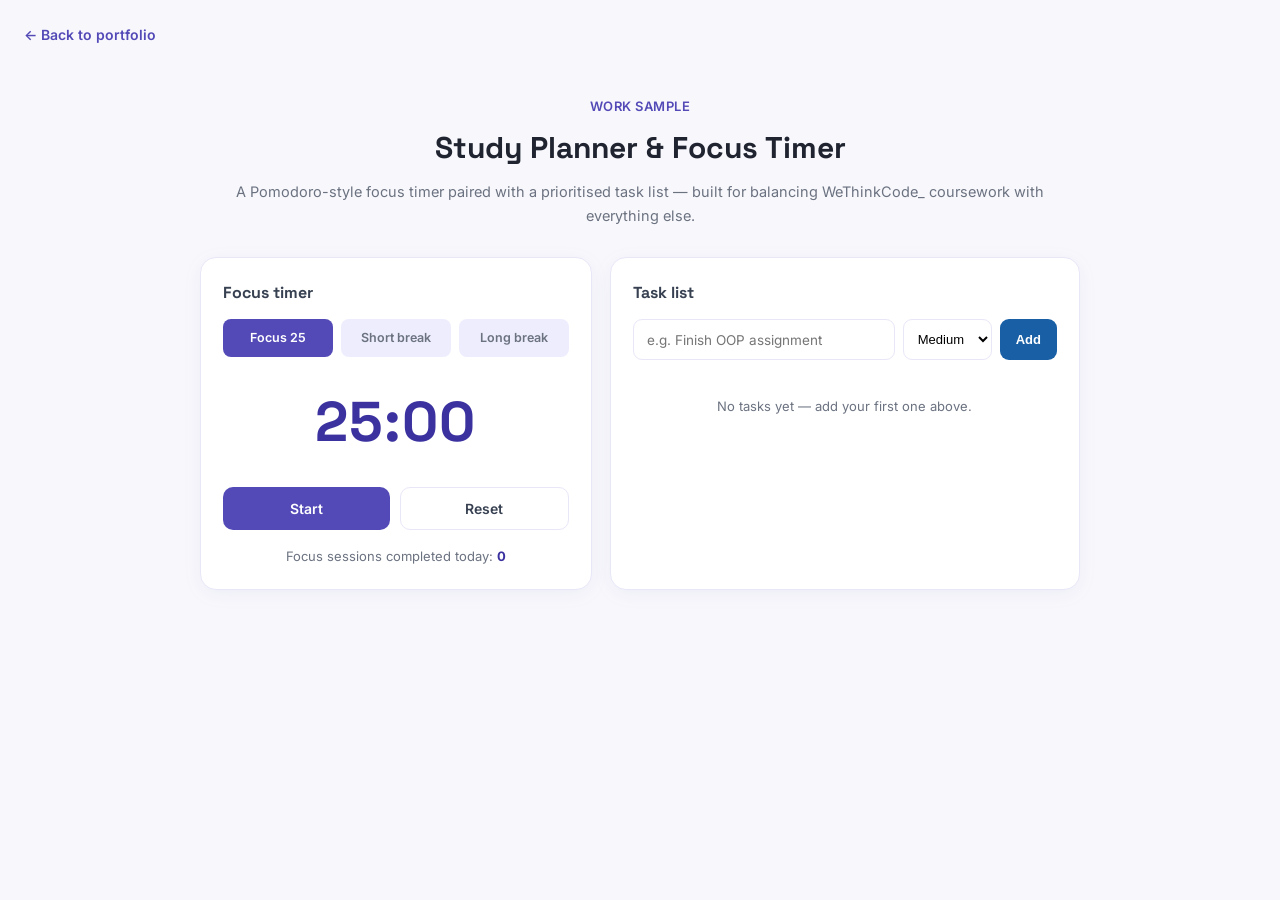
<file: projects/study-planner.html>
<!DOCTYPE html>
<html lang="en">
<head>
<meta charset="UTF-8" />
<meta name="viewport" content="width=device-width, initial-scale=1.0" />
<title>Study Planner & Focus Timer — Ofentse Chiloane</title>
<link href="https://fonts.googleapis.com/css2?family=Inter:wght@300;400;500;600;700&family=Space+Grotesk:wght@400;500;600;700&display=swap" rel="stylesheet" />
<style>
  *,*::before,*::after{box-sizing:border-box;margin:0;padding:0;}
  :root{
    --purple-deep:#3B32A0; --purple-mid:#534AB7; --purple-light:#7F77DD; --purple-tint:#EEEDFE;
    --blue-deep:#0C447C; --blue-mid:#185FA5; --blue-light:#378ADD; --blue-tint:#E6F1FB;
    --gray-text:#374151; --gray-muted:#6B7280; --border:#E8E7F8;
    --font-display:'Space Grotesk',sans-serif; --font-body:'Inter',sans-serif;
    --green:#1a9c6b; --red:#d1454a;
  }
  body{font-family:var(--font-body); color:var(--gray-text); background:#f8f8fc; line-height:1.6; padding-bottom:60px;}
  .back{display:inline-flex; align-items:center; gap:6px; margin:24px 0 0 24px; font-size:14px; color:var(--purple-mid); font-weight:600; text-decoration:none;}
  .wrap{max-width:920px; margin:0 auto; padding:20px 20px 0;}
  header{text-align:center; margin:28px 0 30px;}
  header .eyebrow{color:var(--purple-mid); font-weight:600; font-size:13px; letter-spacing:0.5px; text-transform:uppercase;}
  header h1{font-family:var(--font-display); font-size:30px; margin-top:8px; color:#1f2430;}
  header p{color:var(--gray-muted); font-size:14.5px; margin-top:8px;}

  .grid{display:grid; grid-template-columns:1fr 1.2fr; gap:18px;}
  .card{background:#fff; border:1px solid var(--border); border-radius:16px; padding:22px; box-shadow:0 4px 20px rgba(59,50,160,0.06);}
  .card h3{font-family:var(--font-display); font-size:16px; margin-bottom:14px;}

  /* Timer */
  .timer-modes{display:flex; gap:8px; margin-bottom:20px;}
  .mode{flex:1; text-align:center; padding:9px; border-radius:8px; font-size:12.5px; font-weight:600; cursor:pointer; color:var(--gray-muted); background:var(--purple-tint);}
  .mode.active{background:var(--purple-mid); color:#fff;}
  .clock{
    font-family:var(--font-display); font-size:56px; font-weight:700; text-align:center;
    color:var(--purple-deep); margin:10px 0 20px; letter-spacing:1px;
  }
  .timer-btns{display:flex; gap:10px;}
  .timer-btns button{
    flex:1; padding:12px; border:none; border-radius:10px; font-weight:600; font-size:14px; cursor:pointer;
    font-family:var(--font-body);
  }
  #startPause{background:var(--purple-mid); color:#fff;}
  #startPause:hover{background:var(--purple-deep);}
  #resetTimer{background:#fff; border:1.5px solid var(--border); color:var(--gray-text);}
  .session-count{text-align:center; margin-top:16px; font-size:13px; color:var(--gray-muted);}
  .session-count b{color:var(--purple-deep);}

  /* Tasks */
  .task-form{display:flex; gap:8px; margin-bottom:16px;}
  .task-form input[type=text]{flex:1; padding:11px 13px; border:1.5px solid var(--border); border-radius:9px; font-size:13.5px; font-family:var(--font-body);}
  .task-form select{padding:11px 10px; border:1.5px solid var(--border); border-radius:9px; font-size:13px; background:#fff;}
  .task-form button{padding:11px 16px; border:none; border-radius:9px; background:var(--blue-mid); color:#fff; font-weight:600; cursor:pointer; font-size:13px;}

  .task-list{max-height:340px; overflow-y:auto;}
  .task{display:flex; align-items:center; gap:10px; padding:11px 0; border-bottom:1px solid var(--border);}
  .task input[type=checkbox]{width:18px; height:18px; accent-color:var(--purple-mid); flex-shrink:0;}
  .task .name{flex:1; font-size:13.5px;}
  .task.done .name{text-decoration:line-through; color:var(--gray-muted);}
  .prio{font-size:10.5px; font-weight:700; padding:3px 8px; border-radius:100px; text-transform:uppercase;}
  .prio-high{background:#fde2e2; color:var(--red);}
  .prio-medium{background:#fff3d6; color:#92610e;}
  .prio-low{background:var(--blue-tint); color:var(--blue-deep);}
  .task .del{background:none; border:none; color:var(--gray-muted); cursor:pointer; font-size:15px; padding:4px;}
  .empty{color:var(--gray-muted); font-size:13px; text-align:center; padding:20px 0;}

  @media (max-width:760px){
    .grid{grid-template-columns:1fr;}
    .clock{font-size:44px;}
  }
</style>
</head>
<body>

<a class="back" href="../index.html#portfolio">← Back to portfolio</a>

<div class="wrap">
  <header>
    <div class="eyebrow">Work sample</div>
    <h1>Study Planner &amp; Focus Timer</h1>
    <p>A Pomodoro-style focus timer paired with a prioritised task list — built for balancing WeThinkCode_ coursework with everything else.</p>
  </header>

  <div class="grid">
    <div class="card">
      <h3>Focus timer</h3>
      <div class="timer-modes">
        <div class="mode active" data-mins="25">Focus 25</div>
        <div class="mode" data-mins="5">Short break</div>
        <div class="mode" data-mins="15">Long break</div>
      </div>
      <div class="clock" id="clock">25:00</div>
      <div class="timer-btns">
        <button id="startPause" onclick="toggleTimer()">Start</button>
        <button id="resetTimer" onclick="resetTimer()">Reset</button>
      </div>
      <div class="session-count">Focus sessions completed today: <b id="sessionCount">0</b></div>
    </div>

    <div class="card">
      <h3>Task list</h3>
      <div class="task-form">
        <input type="text" id="taskName" placeholder="e.g. Finish OOP assignment">
        <select id="taskPrio">
          <option value="high">High</option>
          <option value="medium" selected>Medium</option>
          <option value="low">Low</option>
        </select>
        <button onclick="addTask()">Add</button>
      </div>
      <div class="task-list" id="taskList"></div>
    </div>
  </div>
</div>

<script>
  // ---- Timer ----
  let totalSeconds = 25*60;
  let remaining = totalSeconds;
  let ticking = null;
  let currentMode = 25;

  document.querySelectorAll('.mode').forEach(m=>{
    m.addEventListener('click', ()=>{
      document.querySelectorAll('.mode').forEach(x=>x.classList.remove('active'));
      m.classList.add('active');
      currentMode = parseInt(m.dataset.mins);
      resetTimer();
    });
  });

  function formatTime(s){
    const m = Math.floor(s/60).toString().padStart(2,'0');
    const sec = (s%60).toString().padStart(2,'0');
    return m+':'+sec;
  }

  function toggleTimer(){
    const btn = document.getElementById('startPause');
    if(ticking){
      clearInterval(ticking);
      ticking = null;
      btn.textContent = 'Resume';
    } else {
      btn.textContent = 'Pause';
      ticking = setInterval(()=>{
        remaining--;
        document.getElementById('clock').textContent = formatTime(Math.max(0,remaining));
        if(remaining <= 0){
          clearInterval(ticking); ticking = null;
          btn.textContent = 'Start';
          if(currentMode === 25){
            const count = parseInt(localStorage.getItem('sp-sessions-today') || '0') + 1;
            localStorage.setItem('sp-sessions-today', count);
            document.getElementById('sessionCount').textContent = count;
          }
          resetTimer();
        }
      }, 1000);
    }
  }

  function resetTimer(){
    if(ticking){ clearInterval(ticking); ticking = null; }
    remaining = currentMode*60;
    document.getElementById('clock').textContent = formatTime(remaining);
    document.getElementById('startPause').textContent = 'Start';
  }

  document.getElementById('sessionCount').textContent = localStorage.getItem('sp-sessions-today') || '0';

  // ---- Tasks ----
  const TASK_KEY = 'sp-tasks';
  let tasks = JSON.parse(localStorage.getItem(TASK_KEY) || '[]');

  function saveTasks(){ localStorage.setItem(TASK_KEY, JSON.stringify(tasks)); }

  function addTask(){
    const nameInput = document.getElementById('taskName');
    const name = nameInput.value.trim();
    const prio = document.getElementById('taskPrio').value;
    if(!name) return;
    tasks.push({ id: Date.now(), name, prio, done: false });
    nameInput.value = '';
    saveTasks(); renderTasks();
  }

  function toggleDone(id){
    const t = tasks.find(t=>t.id===id);
    t.done = !t.done;
    saveTasks(); renderTasks();
  }

  function deleteTask(id){
    tasks = tasks.filter(t=>t.id!==id);
    saveTasks(); renderTasks();
  }

  function renderTasks(){
    const order = {high:0, medium:1, low:2};
    const sorted = [...tasks].sort((a,b)=> (a.done - b.done) || (order[a.prio]-order[b.prio]));
    const list = document.getElementById('taskList');
    if(sorted.length===0){
      list.innerHTML = '<p class="empty">No tasks yet — add your first one above.</p>';
      return;
    }
    list.innerHTML = sorted.map(t=>`
      <div class="task ${t.done?'done':''}">
        <input type="checkbox" ${t.done?'checked':''} onchange="toggleDone(${t.id})">
        <span class="name">${t.name}</span>
        <span class="prio prio-${t.prio}">${t.prio}</span>
        <button class="del" onclick="deleteTask(${t.id})">✕</button>
      </div>
    `).join('');
  }

  renderTasks();
</script>
</body>
</html>
</file>
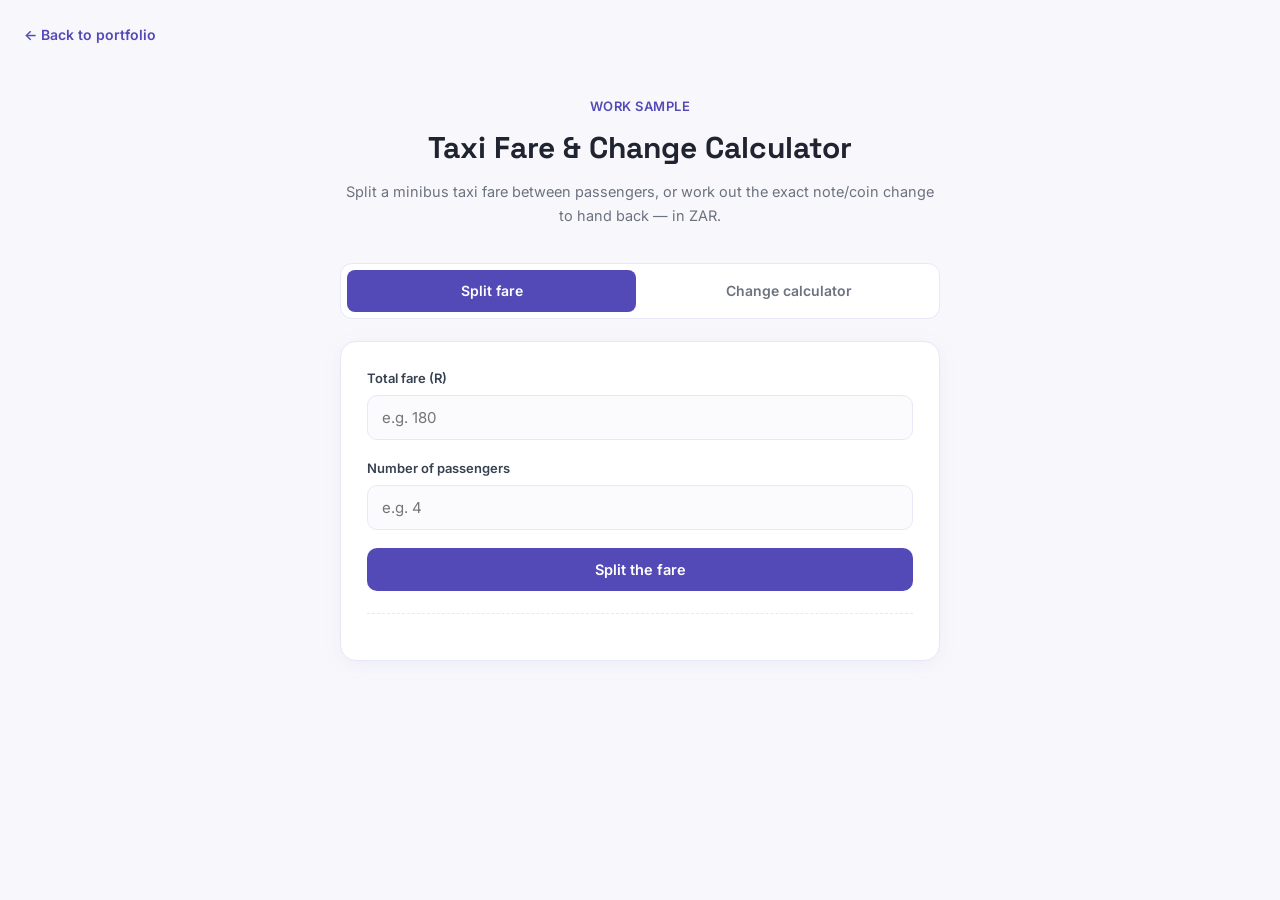
<file: projects/taxi-fare-calculator.html>
<!DOCTYPE html>
<html lang="en">
<head>
<meta charset="UTF-8" />
<meta name="viewport" content="width=device-width, initial-scale=1.0" />
<title>Taxi Fare & Change Calculator — Ofentse Chiloane</title>
<link href="https://fonts.googleapis.com/css2?family=Inter:wght@300;400;500;600;700&family=Space+Grotesk:wght@400;500;600;700&display=swap" rel="stylesheet" />
<style>
  *,*::before,*::after{box-sizing:border-box;margin:0;padding:0;}
  :root{
    --purple-deep:#3B32A0; --purple-mid:#534AB7; --purple-light:#7F77DD; --purple-tint:#EEEDFE;
    --blue-deep:#0C447C; --blue-mid:#185FA5; --blue-light:#378ADD; --blue-tint:#E6F1FB;
    --gray-text:#374151; --gray-muted:#6B7280; --gray-light:#E5E7EB; --border:#E8E7F8;
    --font-display:'Space Grotesk',sans-serif; --font-body:'Inter',sans-serif;
  }
  body{font-family:var(--font-body); color:var(--gray-text); background:#f8f8fc; line-height:1.6; padding-bottom:60px;}
  .back{
    display:inline-flex; align-items:center; gap:6px; margin:24px 0 0 24px; font-size:14px;
    color:var(--purple-mid); font-weight:600; text-decoration:none;
  }
  .wrap{max-width:640px; margin:0 auto; padding:20px 20px 0;}
  header{text-align:center; margin:28px 0 36px;}
  header .eyebrow{color:var(--purple-mid); font-weight:600; font-size:13px; letter-spacing:0.5px; text-transform:uppercase;}
  header h1{font-family:var(--font-display); font-size:30px; margin-top:8px; color:#1f2430;}
  header p{color:var(--gray-muted); font-size:14.5px; margin-top:8px;}

  .tabs{display:flex; gap:8px; background:#fff; border:1px solid var(--border); border-radius:12px; padding:6px; margin-bottom:22px;}
  .tab{flex:1; text-align:center; padding:10px; border-radius:8px; font-weight:600; font-size:14px; cursor:pointer; color:var(--gray-muted);}
  .tab.active{background:var(--purple-mid); color:#fff;}

  .card{background:#fff; border:1px solid var(--border); border-radius:16px; padding:26px; box-shadow:0 4px 20px rgba(59,50,160,0.06);}
  .panel{display:none;}
  .panel.active{display:block;}

  label{display:block; font-size:13px; font-weight:600; color:var(--gray-text); margin-bottom:6px;}
  input[type=number]{
    width:100%; padding:12px 14px; border:1.5px solid var(--border); border-radius:10px;
    font-size:15px; font-family:var(--font-body); margin-bottom:18px; background:#fbfbfe;
  }
  input[type=number]:focus{outline:none; border-color:var(--purple-light);}
  .row2{display:grid; grid-template-columns:1fr 1fr; gap:14px;}
  .btn{
    width:100%; padding:13px; border:none; border-radius:10px; background:var(--purple-mid);
    color:#fff; font-weight:600; font-size:14.5px; cursor:pointer; transition:background .2s;
    font-family:var(--font-body);
  }
  .btn:hover{background:var(--purple-deep);}

  .result{margin-top:22px; padding-top:20px; border-top:1px dashed var(--border);}
  .result-row{display:flex; justify-content:space-between; padding:8px 0; font-size:14.5px;}
  .result-row b{color:#1f2430;}
  .result-hero{
    background:var(--purple-tint); border-radius:12px; padding:18px; text-align:center; margin-bottom:16px;
  }
  .result-hero .num{font-family:var(--font-display); font-size:32px; font-weight:700; color:var(--purple-deep);}
  .result-hero .lbl{font-size:12.5px; color:var(--gray-muted); margin-top:4px;}

  .denoms{display:grid; grid-template-columns:repeat(3,1fr); gap:10px; margin-top:14px;}
  .denom{
    background:var(--blue-tint); border-radius:10px; padding:12px 8px; text-align:center;
  }
  .denom .val{font-family:var(--font-display); font-weight:700; color:var(--blue-deep); font-size:15px;}
  .denom .count{font-size:12px; color:var(--gray-muted); margin-top:3px;}
  .warn{background:#fff4e5; color:#92400e; border-radius:10px; padding:12px 14px; font-size:13.5px; margin-top:14px;}
  .empty{color:var(--gray-muted); font-size:13.5px; text-align:center; padding:20px 0;}
</style>
</head>
<body>

<a class="back" href="../index.html#portfolio">← Back to portfolio</a>

<div class="wrap">
  <header>
    <div class="eyebrow">Work sample</div>
    <h1>Taxi Fare &amp; Change Calculator</h1>
    <p>Split a minibus taxi fare between passengers, or work out the exact note/coin change to hand back — in ZAR.</p>
  </header>

  <div class="tabs">
    <div class="tab active" data-tab="split">Split fare</div>
    <div class="tab" data-tab="change">Change calculator</div>
  </div>

  <div class="card">
    <div class="panel active" id="split">
      <label for="totalFare">Total fare (R)</label>
      <input type="number" id="totalFare" placeholder="e.g. 180" min="0" step="0.5">
      <label for="passengers">Number of passengers</label>
      <input type="number" id="passengers" placeholder="e.g. 4" min="1" step="1">
      <button class="btn" onclick="calcSplit()">Split the fare</button>
      <div class="result" id="splitResult"></div>
    </div>

    <div class="panel" id="change">
      <label for="cost">Fare owed (R)</label>
      <input type="number" id="cost" placeholder="e.g. 45" min="0" step="0.5">
      <label for="paid">Amount handed over (R)</label>
      <input type="number" id="paid" placeholder="e.g. 50" min="0" step="0.5">
      <button class="btn" onclick="calcChange()">Work out the change</button>
      <div class="result" id="changeResult"></div>
    </div>
  </div>
</div>

<script>
  document.querySelectorAll('.tab').forEach(tab=>{
    tab.addEventListener('click',()=>{
      document.querySelectorAll('.tab').forEach(t=>t.classList.remove('active'));
      document.querySelectorAll('.panel').forEach(p=>p.classList.remove('active'));
      tab.classList.add('active');
      document.getElementById(tab.dataset.tab).classList.add('active');
    });
  });

  function calcSplit(){
    const fare = parseFloat(document.getElementById('totalFare').value);
    const people = parseInt(document.getElementById('passengers').value);
    const out = document.getElementById('splitResult');
    if(!fare || !people || fare <= 0 || people <= 0){
      out.innerHTML = '<p class="empty">Enter a fare and passenger count to split the bill.</p>';
      return;
    }
    // Round each share up to the nearest 50c, since taxis rarely deal in smaller change
    const rawShare = fare / people;
    const roundedShare = Math.ceil(rawShare * 2) / 2;
    const totalCollected = roundedShare * people;
    const overage = totalCollected - fare;

    out.innerHTML = `
      <div class="result-hero">
        <div class="num">R${roundedShare.toFixed(2)}</div>
        <div class="lbl">per passenger (${people} people)</div>
      </div>
      <div class="result-row"><span>Total fare</span><b>R${fare.toFixed(2)}</b></div>
      <div class="result-row"><span>Total collected</span><b>R${totalCollected.toFixed(2)}</b></div>
      <div class="result-row"><span>${overage > 0 ? 'Extra collected (driver keeps / rounds down)' : 'Exact match'}</span><b>R${overage.toFixed(2)}</b></div>
    `;
  }

  const DENOMS = [200,100,50,20,10,5,2,1,0.5,0.2,0.1];

  function calcChange(){
    const cost = parseFloat(document.getElementById('cost').value);
    const paid = parseFloat(document.getElementById('paid').value);
    const out = document.getElementById('changeResult');

    if(isNaN(cost) || isNaN(paid) || cost < 0 || paid < 0){
      out.innerHTML = '<p class="empty">Enter the fare owed and the amount handed over.</p>';
      return;
    }
    if(paid < cost){
      const short = cost - paid;
      out.innerHTML = `<div class="warn">Short by R${short.toFixed(2)} — not enough was handed over.</div>`;
      return;
    }

    let change = Math.round((paid - cost) * 100) / 100;
    const breakdown = [];
    for(const d of DENOMS){
      const count = Math.floor((change + 1e-9) / d);
      if(count > 0){
        breakdown.push({d, count});
        change = Math.round((change - count * d) * 100) / 100;
      }
    }

    const totalChange = paid - cost;
    let html = `
      <div class="result-hero">
        <div class="num">R${totalChange.toFixed(2)}</div>
        <div class="lbl">change due</div>
      </div>
    `;

    if(breakdown.length === 0){
      html += '<p class="empty">No change needed — exact amount.</p>';
    } else {
      html += '<div class="denoms">' + breakdown.map(b => `
        <div class="denom">
          <div class="val">${b.d >= 1 ? 'R'+b.d : (b.d*100)+'c'}</div>
          <div class="count">× ${b.count}</div>
        </div>
      `).join('') + '</div>';
    }

    out.innerHTML = html;
  }
</script>
</body>
</html>
</file>
<file: css/style.css>
*, *::before, *::after { box-sizing: border-box; margin: 0; padding: 0; }

  :root {
    --white: #ffffff;
    --bg: #f8f8fc;
    --purple-deep: #3B32A0;
    --purple-mid: #534AB7;
    --purple-light: #7F77DD;
    --purple-tint: #EEEDFE;
    --blue-deep: #0C447C;
    --blue-mid: #185FA5;
    --blue-light: #378ADD;
    --blue-tint: #E6F1FB;
    --gray-text: #374151;
    --gray-muted: #6B7280;
    --gray-light: #E5E7EB;
    --border: #E8E7F8;
    --font-display: 'Space Grotesk', sans-serif;
    --font-body: 'Inter', sans-serif;
  }

  html { scroll-behavior: smooth; }

  body {
    font-family: var(--font-body);
    background: var(--white);
    color: var(--gray-text);
    line-height: 1.7;
    font-size: 16px;
  }

  /* NAV */
  nav {
    position: fixed; top: 0; left: 0; right: 0; z-index: 100;
    background: rgba(255,255,255,0.95);
    backdrop-filter: blur(12px);
    border-bottom: 1px solid var(--border);
    padding: 0 2rem;
    display: flex; align-items: center; justify-content: space-between;
    height: 64px;
  }
  .nav-logo {
    font-family: var(--font-display);
    font-size: 20px; font-weight: 700;
    color: var(--purple-deep);
    text-decoration: none;
    letter-spacing: -0.5px;
  }
  .nav-logo span { color: var(--blue-mid); }
  .nav-links { display: flex; gap: 2rem; list-style: none; }
  .nav-links a {
    font-size: 14px; font-weight: 500; color: var(--gray-muted);
    text-decoration: none; transition: color 0.2s;
    position: relative; padding-bottom: 2px;
  }
  .nav-links a::after {
    content: ''; position: absolute; bottom: 0; left: 0; right: 100%;
    height: 2px; background: var(--purple-mid); transition: right 0.25s;
  }
  .nav-links a:hover { color: var(--purple-mid); }
  .nav-links a:hover::after { right: 0; }
  .nav-cta {
    background: var(--purple-mid); color: #fff;
    padding: 8px 20px; border-radius: 8px;
    font-size: 14px; font-weight: 600;
    text-decoration: none; transition: background 0.2s, transform 0.15s;
  }
  .nav-cta:hover { background: var(--purple-deep); transform: translateY(-1px); }

  /* SECTIONS */
  section { padding: 100px 0; }
  .container { max-width: 1100px; margin: 0 auto; padding: 0 2rem; }

  /* HERO */
  #home {
    min-height: 100vh;
    display: flex; align-items: center;
    padding-top: 64px;
    background: var(--white);
  }
  .hero-inner {
    display: grid; grid-template-columns: 1fr 1fr;
    gap: 4rem; align-items: center;
  }
  .hero-eyebrow {
    display: inline-flex; align-items: center; gap: 8px;
    font-size: 13px; font-weight: 600; letter-spacing: 0.06em;
    color: var(--purple-mid); text-transform: uppercase;
    background: var(--purple-tint); padding: 6px 14px; border-radius: 20px;
    margin-bottom: 1.5rem;
  }
  .hero-eyebrow::before {
    content: ''; width: 8px; height: 8px; border-radius: 50%;
    background: var(--purple-mid);
    animation: pulse 2s infinite;
  }
  @keyframes pulse {
    0%, 100% { opacity: 1; transform: scale(1); }
    50% { opacity: 0.5; transform: scale(1.3); }
  }
  .hero-name {
    font-family: var(--font-display);
    font-size: clamp(2.8rem, 5vw, 4rem);
    font-weight: 700; line-height: 1.1;
    color: var(--gray-text); letter-spacing: -1.5px;
    margin-bottom: 0.5rem;
  }
  .hero-name .highlight { color: var(--purple-mid); }
  .hero-role {
    font-family: var(--font-display);
    font-size: clamp(1.2rem, 2.5vw, 1.6rem);
    font-weight: 500; color: var(--blue-mid);
    margin-bottom: 1.5rem; letter-spacing: -0.5px;
  }
  .hero-desc {
    font-size: 16px; color: var(--gray-muted);
    line-height: 1.8; margin-bottom: 2rem;
    max-width: 480px;
  }
  .hero-btns { display: flex; gap: 1rem; flex-wrap: wrap; }
  .btn-primary {
    background: var(--purple-mid); color: #fff;
    padding: 12px 28px; border-radius: 8px;
    font-size: 15px; font-weight: 600; text-decoration: none;
    transition: background 0.2s, transform 0.15s;
    display: inline-block;
  }
  .btn-primary:hover { background: var(--purple-deep); transform: translateY(-2px); }
  .btn-outline {
    border: 2px solid var(--blue-mid); color: var(--blue-mid);
    padding: 11px 28px; border-radius: 8px;
    font-size: 15px; font-weight: 600; text-decoration: none;
    transition: background 0.2s, color 0.2s, transform 0.15s;
    display: inline-block;
  }
  .btn-outline:hover { background: var(--blue-tint); transform: translateY(-2px); }
  .hero-stats {
    display: flex; gap: 2rem; margin-top: 2.5rem;
    padding-top: 2rem; border-top: 1px solid var(--border);
  }
  .stat-num {
    font-family: var(--font-display);
    font-size: 28px; font-weight: 700; color: var(--purple-deep);
  }
  .stat-label { font-size: 13px; color: var(--gray-muted); }

  .hero-visual {
    display: flex; justify-content: center; align-items: center;
  }
  .avatar-wrap {
    position: relative; width: 340px; height: 340px;
  }
  .avatar-ring {
    position: absolute; inset: 0; border-radius: 50%;
    border: 3px solid var(--purple-tint);
    animation: spin 12s linear infinite;
  }
  .avatar-ring::before {
    content: ''; position: absolute; top: -6px; left: 50%;
    width: 12px; height: 12px; border-radius: 50%;
    background: var(--purple-mid); transform: translateX(-50%);
  }
  @keyframes spin { to { transform: rotate(360deg); } }
  .avatar-circle {
    position: absolute; inset: 16px; border-radius: 50%;
    background: linear-gradient(135deg, var(--purple-tint) 0%, var(--blue-tint) 100%);
    display: flex; align-items: center; justify-content: center;
    font-family: var(--font-display); font-size: 80px; font-weight: 700;
    color: var(--purple-mid); border: 4px solid var(--white);
    box-shadow: 0 20px 60px rgba(83,74,183,0.15);
    letter-spacing: -2px;
  }
  .floating-badge {
    position: absolute; background: var(--white);
    border: 1px solid var(--border); border-radius: 12px;
    padding: 10px 14px; display: flex; align-items: center; gap: 8px;
    font-size: 13px; font-weight: 600; color: var(--gray-text);
    box-shadow: 0 8px 24px rgba(0,0,0,0.08);
    white-space: nowrap;
  }
  .badge-dot { width: 8px; height: 8px; border-radius: 50%; }
  .badge-1 { top: 20px; right: -20px; }
  .badge-2 { bottom: 50px; left: -30px; }

  /* SECTION HEADERS */
  .section-header { text-align: center; margin-bottom: 4rem; }
  .section-eyebrow {
    font-size: 12px; font-weight: 600; letter-spacing: 0.1em;
    text-transform: uppercase; color: var(--purple-mid);
    margin-bottom: 0.75rem;
  }
  .section-title {
    font-family: var(--font-display);
    font-size: clamp(1.8rem, 3vw, 2.5rem);
    font-weight: 700; letter-spacing: -1px;
    color: var(--gray-text); line-height: 1.2;
  }
  .section-title span { color: var(--purple-mid); }
  .section-divider {
    width: 48px; height: 4px; border-radius: 2px;
    background: linear-gradient(90deg, var(--purple-mid), var(--blue-mid));
    margin: 1rem auto 0;
  }

  /* ABOUT */
  #about { background: var(--bg); }
  .about-grid { display: grid; grid-template-columns: 1fr 1.4fr; gap: 5rem; align-items: start; }
  .about-image-wrap { position: relative; }
  .about-card {
    background: var(--white); border-radius: 20px;
    border: 1px solid var(--border); overflow: hidden;
    box-shadow: 0 20px 60px rgba(83,74,183,0.08);
  }
  .about-card-header {
    background: linear-gradient(135deg, var(--purple-tint), var(--blue-tint));
    padding: 2.5rem; display: flex; align-items: center; gap: 1.25rem;
  }
  .about-avatar {
    width: 72px; height: 72px; border-radius: 50%;
    background: var(--purple-mid); display: flex; align-items: center;
    justify-content: center; font-family: var(--font-display);
    font-size: 26px; font-weight: 700; color: #fff; flex-shrink: 0;
  }
  .about-card-name { font-family: var(--font-display); font-size: 20px; font-weight: 700; color: var(--purple-deep); }
  .about-card-role { font-size: 14px; color: var(--blue-mid); font-weight: 500; }
  .about-card-body { padding: 1.5rem; }
  .about-info-row {
    display: flex; align-items: center; gap: 10px;
    padding: 10px 0; border-bottom: 1px solid var(--bg);
    font-size: 14px;
  }
  .about-info-row:last-child { border-bottom: none; }
  .info-label { color: var(--gray-muted); width: 80px; flex-shrink: 0; }
  .info-val { color: var(--gray-text); font-weight: 500; }
  .accent-tag {
    display: inline-block; padding: 3px 10px; border-radius: 20px;
    font-size: 12px; font-weight: 600;
  }
  .tag-available { background: #E8F5E9; color: #2E7D32; }

  .about-text h3 {
    font-family: var(--font-display); font-size: 1.6rem; font-weight: 700;
    color: var(--gray-text); margin-bottom: 1.25rem; letter-spacing: -0.5px;
  }
  .about-text p { color: var(--gray-muted); margin-bottom: 1rem; line-height: 1.8; }
  .about-highlights { display: grid; grid-template-columns: 1fr 1fr; gap: 1rem; margin-top: 2rem; }
  .highlight-item {
    background: var(--white); border: 1px solid var(--border);
    border-radius: 12px; padding: 1.25rem;
    border-left: 3px solid var(--purple-mid);
  }
  .highlight-item.blue { border-left-color: var(--blue-mid); }
  .highlight-num {
    font-family: var(--font-display); font-size: 22px; font-weight: 700;
    color: var(--purple-mid);
  }
  .highlight-item.blue .highlight-num { color: var(--blue-mid); }
  .highlight-desc { font-size: 13px; color: var(--gray-muted); margin-top: 2px; }

  /* SKILLS */
  #skills { background: var(--white); }
  .skills-grid { display: grid; grid-template-columns: repeat(3, 1fr); gap: 1.5rem; }
  .skill-category {
    background: var(--white); border: 1px solid var(--border);
    border-radius: 16px; padding: 1.75rem;
    transition: transform 0.2s, box-shadow 0.2s;
  }
  .skill-category:hover {
    transform: translateY(-4px);
    box-shadow: 0 16px 48px rgba(83,74,183,0.1);
  }
  .skill-cat-icon {
    width: 44px; height: 44px; border-radius: 12px;
    display: flex; align-items: center; justify-content: center;
    font-size: 22px; margin-bottom: 1rem;
  }
  .icon-purple { background: var(--purple-tint); }
  .icon-blue { background: var(--blue-tint); }
  .skill-cat-name { font-family: var(--font-display); font-size: 16px; font-weight: 700; color: var(--gray-text); margin-bottom: 1rem; }
  .skill-tags { display: flex; flex-wrap: wrap; gap: 8px; }
  .skill-tag {
    font-size: 12px; font-weight: 600; padding: 5px 12px; border-radius: 20px;
  }
  .tag-purple { background: var(--purple-tint); color: var(--purple-deep); }
  .tag-blue { background: var(--blue-tint); color: var(--blue-deep); }
  .tag-gray { background: #F3F4F6; color: #374151; }

  /* EXPERIENCE */
  #experience { background: var(--bg); }
  .timeline { position: relative; max-width: 800px; margin: 0 auto; }
  .timeline::before {
    content: ''; position: absolute; left: 24px; top: 0; bottom: 0;
    width: 2px; background: linear-gradient(to bottom, var(--purple-mid), var(--blue-mid));
  }
  .timeline-item { padding-left: 72px; position: relative; margin-bottom: 3rem; }
  .timeline-item:last-child { margin-bottom: 0; }
  .timeline-dot {
    position: absolute; left: 12px; top: 4px;
    width: 24px; height: 24px; border-radius: 50%;
    background: var(--purple-mid); border: 3px solid var(--white);
    box-shadow: 0 0 0 2px var(--purple-mid);
  }
  .timeline-dot.blue {
    background: var(--blue-mid);
    box-shadow: 0 0 0 2px var(--blue-mid);
  }
  .exp-card {
    background: var(--white); border: 1px solid var(--border);
    border-radius: 16px; padding: 1.75rem;
    transition: box-shadow 0.2s;
  }
  .exp-card:hover { box-shadow: 0 8px 32px rgba(83,74,183,0.1); }
  .exp-header { display: flex; justify-content: space-between; align-items: flex-start; margin-bottom: 0.5rem; flex-wrap: wrap; gap: 0.5rem; }
  .exp-title { font-family: var(--font-display); font-size: 17px; font-weight: 700; color: var(--gray-text); }
  .exp-date { font-size: 12px; font-weight: 600; color: var(--purple-mid); background: var(--purple-tint); padding: 4px 12px; border-radius: 20px; }
  .exp-company { font-size: 14px; color: var(--blue-mid); font-weight: 600; margin-bottom: 1rem; }
  .exp-desc { font-size: 14px; color: var(--gray-muted); line-height: 1.75; }
  .exp-desc li { margin-bottom: 0.4rem; }
  .exp-desc ul { padding-left: 1.25rem; }

  /* PORTFOLIO */
  #portfolio { background: var(--white); }
  .projects-grid { display: grid; grid-template-columns: repeat(2, 1fr); gap: 1.5rem; max-width: 800px; margin: 0 auto; }
  .project-card {
    background: var(--white); border: 1px solid var(--border);
    border-radius: 16px; overflow: hidden;
    transition: transform 0.25s, box-shadow 0.25s;
    display: flex; flex-direction: column;
  }
  .project-card:hover {
    transform: translateY(-6px);
    box-shadow: 0 20px 48px rgba(83,74,183,0.14);
  }
  .project-img {
    height: 160px;
    display: flex; align-items: center; justify-content: center;
    font-size: 48px; position: relative; overflow: hidden;
  }
  .img-purple { background: linear-gradient(135deg, var(--purple-tint) 0%, #d8d5f8 100%); }
  .img-blue { background: linear-gradient(135deg, var(--blue-tint) 0%, #cce0f8 100%); }
  .img-mixed { background: linear-gradient(135deg, var(--purple-tint) 0%, var(--blue-tint) 100%); }
  .project-body { padding: 1.5rem; flex: 1; display: flex; flex-direction: column; }
  .project-name { font-family: var(--font-display); font-size: 16px; font-weight: 700; color: var(--gray-text); margin-bottom: 0.5rem; }
  .project-desc { font-size: 13px; color: var(--gray-muted); line-height: 1.7; flex: 1; margin-bottom: 1rem; }
  .project-tags { display: flex; flex-wrap: wrap; gap: 6px; margin-bottom: 1.25rem; }
  .project-links { display: flex; gap: 0.75rem; margin-top: auto; }
  .proj-link {
    font-size: 13px; font-weight: 600; text-decoration: none;
    padding: 7px 16px; border-radius: 8px;
    transition: background 0.2s, color 0.2s;
  }
  .proj-link-primary { background: var(--purple-mid); color: #fff; }
  .proj-link-primary:hover { background: var(--purple-deep); }
  .proj-link-outline { border: 1.5px solid var(--blue-mid); color: var(--blue-mid); }
  .proj-link-outline:hover { background: var(--blue-tint); }

  /* CONTACT */
  #contact { background: var(--bg); }
  .contact-wrap { display: grid; grid-template-columns: 1fr 1.4fr; gap: 4rem; align-items: start; }
  .contact-info h3 { font-family: var(--font-display); font-size: 1.6rem; font-weight: 700; color: var(--gray-text); margin-bottom: 1rem; }
  .contact-info p { color: var(--gray-muted); line-height: 1.8; margin-bottom: 2rem; }
  .contact-method {
    display: flex; align-items: center; gap: 1rem;
    padding: 1rem 1.25rem; background: var(--white);
    border: 1px solid var(--border); border-radius: 12px;
    margin-bottom: 0.75rem; text-decoration: none; color: var(--gray-text);
    transition: border-color 0.2s, box-shadow 0.2s;
  }
  .contact-method:hover { border-color: var(--purple-mid); box-shadow: 0 4px 16px rgba(83,74,183,0.1); }
  .contact-icon {
    width: 40px; height: 40px; border-radius: 10px;
    display: flex; align-items: center; justify-content: center; font-size: 18px; flex-shrink: 0;
  }
  .ci-purple { background: var(--purple-tint); }
  .ci-blue { background: var(--blue-tint); }
  .ci-dark { background: #F3F4F6; }
  .contact-method-label { font-size: 12px; color: var(--gray-muted); }
  .contact-method-val { font-size: 14px; font-weight: 600; color: var(--gray-text); }

  .contact-form { background: var(--white); border: 1px solid var(--border); border-radius: 20px; padding: 2rem; }
  .form-group { margin-bottom: 1.25rem; }
  .form-row { display: grid; grid-template-columns: 1fr 1fr; gap: 1rem; }
  label { font-size: 13px; font-weight: 600; color: var(--gray-text); display: block; margin-bottom: 6px; }
  input, textarea, select {
    width: 100%; padding: 10px 14px;
    border: 1.5px solid var(--gray-light); border-radius: 8px;
    font-family: var(--font-body); font-size: 14px; color: var(--gray-text);
    background: var(--white); outline: none;
    transition: border-color 0.2s, box-shadow 0.2s;
  }
  input:focus, textarea:focus {
    border-color: var(--purple-mid);
    box-shadow: 0 0 0 3px rgba(83,74,183,0.12);
  }
  textarea { resize: vertical; min-height: 120px; }
  .btn-send {
    width: 100%; padding: 13px;
    background: var(--purple-mid); color: #fff; border: none;
    border-radius: 8px; font-size: 15px; font-weight: 700;
    cursor: pointer; font-family: var(--font-body);
    transition: background 0.2s, transform 0.15s;
  }
  .btn-send:hover { background: var(--purple-deep); transform: translateY(-1px); }

  /* FOOTER */
  footer {
    background: var(--white); border-top: 1px solid var(--border);
    padding: 2rem; text-align: center; font-size: 13px; color: var(--gray-muted);
  }
  footer span { color: var(--purple-mid); font-weight: 600; }

  /* SCROLL REVEAL */
  .reveal { opacity: 0; transform: translateY(28px); transition: opacity 0.6s ease, transform 0.6s ease; }
  .reveal.visible { opacity: 1; transform: translateY(0); }

  /* RESPONSIVE */
  @media (max-width: 900px) {
    .hero-inner { grid-template-columns: 1fr; text-align: center; }
    .hero-desc { max-width: 100%; }
    .hero-btns { justify-content: center; }
    .hero-stats { justify-content: center; }
    .hero-visual { display: none; }
    .about-grid { grid-template-columns: 1fr; gap: 2.5rem; }
    .skills-grid { grid-template-columns: 1fr 1fr; }
    .projects-grid { grid-template-columns: 1fr 1fr; }
    .contact-wrap { grid-template-columns: 1fr; gap: 2.5rem; }
    .about-highlights { grid-template-columns: 1fr; }
    .nav-links { display: none; }
  }
  @media (max-width: 600px) {
    .skills-grid, .projects-grid { grid-template-columns: 1fr; }
    .form-row { grid-template-columns: 1fr; }
    .hero-stats { flex-direction: column; gap: 1rem; }
  }
</file>
